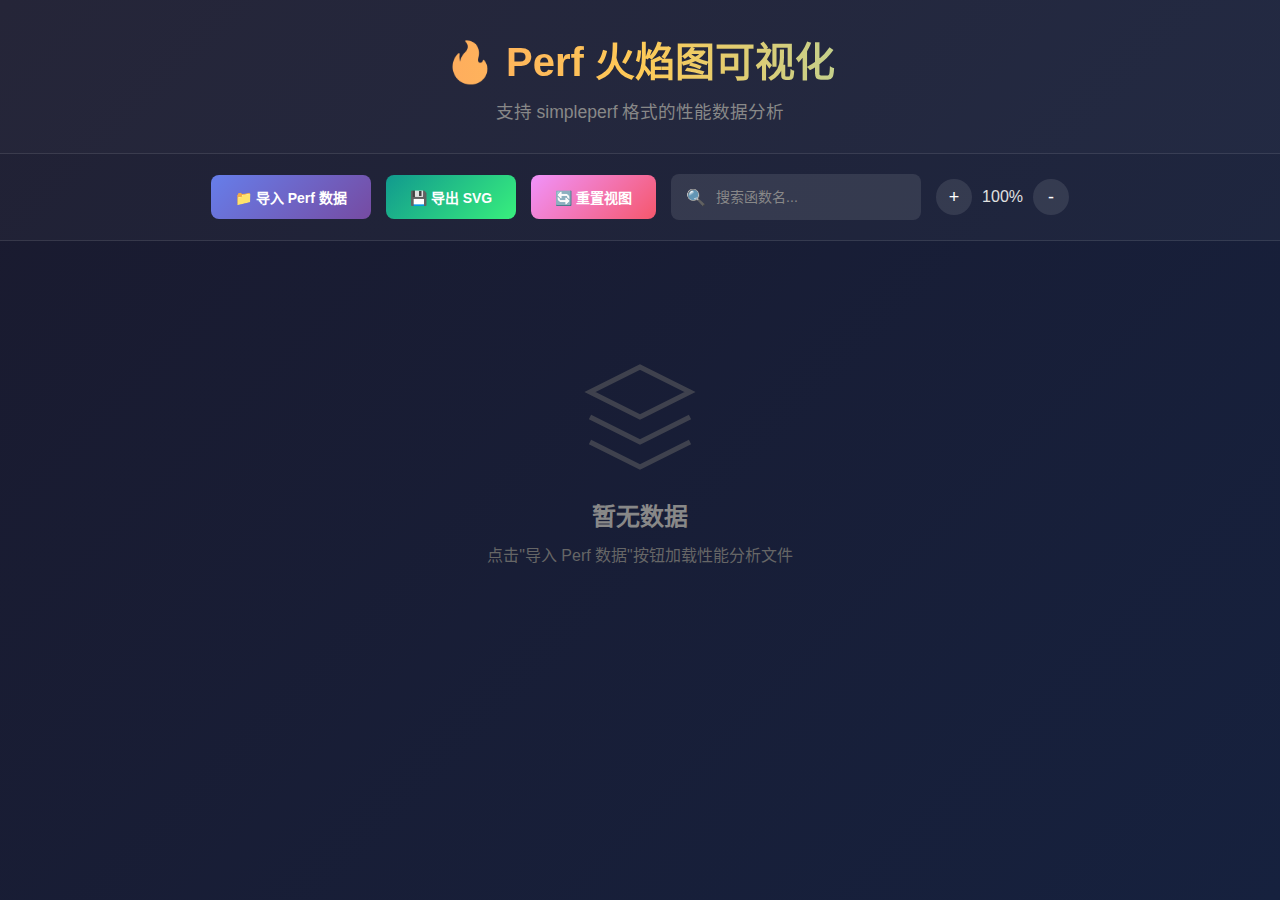
<file: logcat_compare/fg.html>
<!DOCTYPE html>
<html lang="zh-CN">
<head>
    <meta charset="UTF-8">
    <meta name="viewport" content="width=device-width, initial-scale=1.0">
    <title>Perf 火焰图可视化工具</title>
    <style>
        * {
            margin: 0;
            padding: 0;
            box-sizing: border-box;
        }

        body {
            font-family: -apple-system, BlinkMacSystemFont, 'Segoe UI', Roboto, 'Helvetica Neue', Arial, sans-serif;
            background: linear-gradient(135deg, #1a1a2e 0%, #16213e 100%);
            min-height: 100vh;
            color: #e0e0e0;
        }

        .container {
            max-width: 100%;
            padding: 20px;
        }

        header {
            text-align: center;
            padding: 30px 20px;
            background: rgba(255, 255, 255, 0.05);
            border-bottom: 1px solid rgba(255, 255, 255, 0.1);
        }

        header h1 {
            font-size: 2.5em;
            background: linear-gradient(90deg, #ff6b6b, #feca57, #48dbfb);
            -webkit-background-clip: text;
            -webkit-text-fill-color: transparent;
            background-clip: text;
            margin-bottom: 10px;
        }

        header p {
            color: #888;
            font-size: 1.1em;
        }

        .controls {
            display: flex;
            flex-wrap: wrap;
            gap: 15px;
            padding: 20px;
            background: rgba(255, 255, 255, 0.03);
            border-bottom: 1px solid rgba(255, 255, 255, 0.1);
            align-items: center;
            justify-content: center;
        }

        .btn {
            padding: 12px 24px;
            border: none;
            border-radius: 8px;
            cursor: pointer;
            font-size: 14px;
            font-weight: 600;
            transition: all 0.3s ease;
            display: inline-flex;
            align-items: center;
            gap: 8px;
        }

        .btn-primary {
            background: linear-gradient(135deg, #667eea 0%, #764ba2 100%);
            color: white;
        }

        .btn-primary:hover {
            transform: translateY(-2px);
            box-shadow: 0 5px 20px rgba(102, 126, 234, 0.4);
        }

        .btn-success {
            background: linear-gradient(135deg, #11998e 0%, #38ef7d 100%);
            color: white;
        }

        .btn-success:hover {
            transform: translateY(-2px);
            box-shadow: 0 5px 20px rgba(56, 239, 125, 0.4);
        }

        .btn-warning {
            background: linear-gradient(135deg, #f093fb 0%, #f5576c 100%);
            color: white;
        }

        .btn-warning:hover {
            transform: translateY(-2px);
            box-shadow: 0 5px 20px rgba(245, 87, 108, 0.4);
        }

        .search-box {
            display: flex;
            align-items: center;
            background: rgba(255, 255, 255, 0.1);
            border-radius: 8px;
            padding: 5px 15px;
        }

        .search-box input {
            background: transparent;
            border: none;
            color: white;
            padding: 10px;
            font-size: 14px;
            width: 200px;
            outline: none;
        }

        .search-box input::placeholder {
            color: #888;
        }

        #fileInput {
            display: none;
        }

        .stats {
            display: flex;
            gap: 30px;
            padding: 15px 20px;
            background: rgba(255, 255, 255, 0.02);
            border-bottom: 1px solid rgba(255, 255, 255, 0.1);
            flex-wrap: wrap;
            justify-content: center;
        }

        .stat-item {
            text-align: center;
        }

        .stat-value {
            font-size: 1.5em;
            font-weight: bold;
            color: #48dbfb;
        }

        .stat-label {
            font-size: 0.85em;
            color: #888;
            margin-top: 5px;
        }

        #flamegraph-container {
            padding: 20px;
            overflow-x: auto;
            min-height: 500px;
        }

        #flamegraph {
            min-width: 100%;
        }

        .flame-row {
            display: flex;
            width: 100%;
            height: 20px;
            margin-bottom: 1px;
        }

        .flame-block {
            height: 100%;
            display: flex;
            align-items: center;
            justify-content: center;
            font-size: 11px;
            color: white;
            overflow: hidden;
            text-overflow: ellipsis;
            white-space: nowrap;
            cursor: pointer;
            transition: filter 0.2s;
            border-right: 1px solid rgba(0, 0, 0, 0.2);
            position: relative;
        }

        .flame-block:hover {
            filter: brightness(1.2);
        }

        .flame-block.highlight {
            outline: 2px solid #fff;
            outline-offset: -2px;
            z-index: 10;
        }

        .flame-block.dimmed {
            opacity: 0.3;
        }

        .tooltip {
            position: fixed;
            background: rgba(0, 0, 0, 0.95);
            color: white;
            padding: 15px;
            border-radius: 8px;
            font-size: 13px;
            max-width: 500px;
            z-index: 1000;
            pointer-events: none;
            box-shadow: 0 10px 40px rgba(0, 0, 0, 0.5);
            border: 1px solid rgba(255, 255, 255, 0.1);
        }

        .tooltip-title {
            font-weight: bold;
            margin-bottom: 10px;
            word-break: break-all;
            color: #48dbfb;
        }

        .tooltip-row {
            display: flex;
            justify-content: space-between;
            margin: 5px 0;
        }

        .tooltip-label {
            color: #888;
        }

        .tooltip-value {
            font-weight: 600;
            color: #feca57;
        }

        .empty-state {
            display: flex;
            flex-direction: column;
            align-items: center;
            justify-content: center;
            min-height: 400px;
            color: #666;
        }

        .empty-state svg {
            width: 120px;
            height: 120px;
            margin-bottom: 20px;
            opacity: 0.5;
        }

        .empty-state h3 {
            font-size: 1.5em;
            margin-bottom: 10px;
            color: #888;
        }

        .empty-state p {
            color: #666;
        }

        .legend {
            display: flex;
            gap: 20px;
            padding: 15px 20px;
            background: rgba(255, 255, 255, 0.02);
            flex-wrap: wrap;
            justify-content: center;
            border-top: 1px solid rgba(255, 255, 255, 0.1);
        }

        .legend-item {
            display: flex;
            align-items: center;
            gap: 8px;
            font-size: 12px;
        }

        .legend-color {
            width: 16px;
            height: 16px;
            border-radius: 3px;
        }

        .breadcrumb {
            padding: 10px 20px;
            background: rgba(255, 255, 255, 0.02);
            border-bottom: 1px solid rgba(255, 255, 255, 0.1);
            font-size: 13px;
            display: none;
        }

        .breadcrumb.active {
            display: block;
        }

        .breadcrumb span {
            color: #48dbfb;
            cursor: pointer;
        }

        .breadcrumb span:hover {
            text-decoration: underline;
        }

        .zoom-controls {
            display: flex;
            gap: 10px;
            align-items: center;
        }

        .zoom-controls button {
            width: 36px;
            height: 36px;
            border-radius: 50%;
            border: none;
            background: rgba(255, 255, 255, 0.1);
            color: white;
            cursor: pointer;
            font-size: 18px;
            transition: all 0.2s;
        }

        .zoom-controls button:hover {
            background: rgba(255, 255, 255, 0.2);
        }

        @media (max-width: 768px) {
            header h1 {
                font-size: 1.8em;
            }

            .controls {
                flex-direction: column;
            }

            .search-box input {
                width: 100%;
            }
        }
    </style>
</head>
<body>
    <header>
        <h1>🔥 Perf 火焰图可视化</h1>
        <p>支持 simpleperf 格式的性能数据分析</p>
    </header>

    <div class="controls">
        <input type="file" id="fileInput" accept=".txt,.data,.perf">
        <button class="btn btn-primary" onclick="document.getElementById('fileInput').click()">
            📁 导入 Perf 数据
        </button>
        <button class="btn btn-success" onclick="exportSVG()">
            💾 导出 SVG
        </button>
        <button class="btn btn-warning" onclick="resetView()">
            🔄 重置视图
        </button>
        <div class="search-box">
            <span>🔍</span>
            <input type="text" id="searchInput" placeholder="搜索函数名..." oninput="searchFunction(this.value)">
        </div>
        <div class="zoom-controls">
            <button onclick="zoomIn()">+</button>
            <span id="zoomLevel">100%</span>
            <button onclick="zoomOut()">-</button>
        </div>
    </div>

    <div class="stats" id="stats" style="display: none;">
        <div class="stat-item">
            <div class="stat-value" id="totalSamples">0</div>
            <div class="stat-label">总采样数</div>
        </div>
        <div class="stat-item">
            <div class="stat-value" id="totalEvents">0</div>
            <div class="stat-label">事件计数</div>
        </div>
        <div class="stat-item">
            <div class="stat-value" id="duration">0s</div>
            <div class="stat-label">采样时长</div>
        </div>
        <div class="stat-item">
            <div class="stat-value" id="arch">-</div>
            <div class="stat-label">架构</div>
        </div>
    </div>

    <div class="breadcrumb" id="breadcrumb">
        <span onclick="resetView()">全部</span>
    </div>

    <div id="flamegraph-container">
        <div id="flamegraph">
            <div class="empty-state">
                <svg viewBox="0 0 24 24" fill="none" stroke="currentColor" stroke-width="1">
                    <path d="M12 2L2 7l10 5 10-5-10-5zM2 17l10 5 10-5M2 12l10 5 10-5"/>
                </svg>
                <h3>暂无数据</h3>
                <p>点击"导入 Perf 数据"按钮加载性能分析文件</p>
            </div>
        </div>
    </div>

    <div class="legend" id="legend" style="display: none;">
        <div class="legend-item">
            <div class="legend-color" style="background: linear-gradient(135deg, #ff6b6b, #ee5a5a);"></div>
            <span>内核函数</span>
        </div>
        <div class="legend-item">
            <div class="legend-color" style="background: linear-gradient(135deg, #feca57, #f9ca24);"></div>
            <span>用户空间</span>
        </div>
        <div class="legend-item">
            <div class="legend-color" style="background: linear-gradient(135deg, #48dbfb, #0abde3);"></div>
            <span>库函数</span>
        </div>
        <div class="legend-item">
            <div class="legend-color" style="background: linear-gradient(135deg, #a55eea, #8854d0);"></div>
            <span>驱动模块</span>
        </div>
        <div class="legend-item">
            <div class="legend-color" style="background: linear-gradient(135deg, #26de81, #20bf6b);"></div>
            <span>Java/ART</span>
        </div>
    </div>

    <div class="tooltip" id="tooltip" style="display: none;"></div>

    <script>
        // 全局状态
        let perfData = null;
        let flameData = null;
        let currentZoom = 100;
        let currentRoot = null;
        let tooltip = document.getElementById('tooltip');

        // 颜色方案
        const colorSchemes = {
            kernel: ['#ff6b6b', '#ee5a5a', '#fc5c65', '#eb3b5a'],
            user: ['#feca57', '#f9ca24', '#fed330', '#f7b731'],
            lib: ['#48dbfb', '#0abde3', '#45aaf2', '#2d98da'],
            driver: ['#a55eea', '#8854d0', '#9b59b6', '#8e44ad'],
            java: ['#26de81', '#20bf6b', '#2ecc71', '#27ae60'],
            default: ['#778ca3', '#636e72', '#95a5a6', '#7f8c8d']
        };

        // 文件输入处理
        document.getElementById('fileInput').addEventListener('change', function(e) {
            const file = e.target.files[0];
            if (file) {
                const reader = new FileReader();
                reader.onload = function(e) {
                    parseAndRender(e.target.result);
                };
                reader.readAsText(file);
            }
        });

        // 解析 perf 数据
        function parseAndRender(text) {
            perfData = parsePerfData(text);
            flameData = buildFlameGraph(perfData);
            renderFlameGraph(flameData);
            updateStats(perfData);
            document.getElementById('stats').style.display = 'flex';
            document.getElementById('legend').style.display = 'flex';
        }

        // 解析 simpleperf 格式数据
        function parsePerfData(text) {
            const lines = text.split('\n');
            const data = {
                cmdline: '',
                arch: '',
                event: '',
                samples: 0,
                eventCount: 0,
                duration: 0,
                stacks: []
            };

            // 解析头部信息
            for (let i = 0; i < Math.min(10, lines.length); i++) {
                const line = lines[i];
                if (line.startsWith('Cmdline:')) {
                    data.cmdline = line.substring(8).trim();
                    const durationMatch = data.cmdline.match(/--duration\s+(\d+)/);
                    if (durationMatch) {
                        data.duration = parseInt(durationMatch[1]);
                    }
                } else if (line.startsWith('Arch:')) {
                    data.arch = line.substring(5).trim();
                } else if (line.startsWith('Event:')) {
                    data.event = line.substring(6).trim();
                } else if (line.startsWith('Samples:')) {
                    data.samples = parseInt(line.substring(8).trim());
                } else if (line.startsWith('Event count:')) {
                    data.eventCount = parseInt(line.substring(12).trim());
                }
            }

            // 解析调用栈数据
            let currentStack = null;
            let inCallGraph = false;
            
            for (let i = 0; i < lines.length; i++) {
                const line = lines[i];
                
                // 检测主条目行 (包含 Children Self Command 等)
                const mainMatch = line.match(/^\s*(\d+\.?\d*%)\s+(\d+\.?\d*%)\s+(\S+)\s+(\d+)\s+(\d+)\s+(\S+)\s+(.+)$/);
                if (mainMatch) {
                    if (currentStack) {
                        data.stacks.push(currentStack);
                    }
                    currentStack = {
                        children: parseFloat(mainMatch[1]),
                        self: parseFloat(mainMatch[2]),
                        command: mainMatch[3],
                        pid: parseInt(mainMatch[4]),
                        tid: parseInt(mainMatch[5]),
                        sharedObject: mainMatch[6],
                        symbol: mainMatch[7].trim(),
                        callchain: []
                    };
                    inCallGraph = false;
                    continue;
                }

                // 解析调用链
                if (currentStack && (line.includes('--') || line.includes('|'))) {
                    const callMatch = line.match(/(?:--|[\|\s]+)(\d+\.?\d*%)?--?\s*(.+)/);
                    if (callMatch) {
                        const func = callMatch[2].trim();
                        const percent = callMatch[1] ? parseFloat(callMatch[1]) : 0;
                        if (func && !func.startsWith('[skipped') && !func.startsWith('[hit in')) {
                            currentStack.callchain.push({
                                function: func,
                                percent: percent
                            });
                        }
                    }
                }
            }

            if (currentStack) {
                data.stacks.push(currentStack);
            }

            return data;
        }

        // 构建火焰图数据结构
        function buildFlameGraph(data) {
            const root = {
                name: 'root',
                value: 100,
                children: {},
                depth: 0
            };

            data.stacks.forEach(stack => {
                if (stack.children < 0.1) return; // 过滤太小的项

                let current = root;
                const chain = [stack.symbol, ...stack.callchain.map(c => c.function)];
                
                chain.forEach((func, idx) => {
                    if (!func || func === '[hit in function]') return;
                    
                    const cleanFunc = func.replace(/\s*\[.*?\]\s*/g, ' ').trim();
                    
                    if (!current.children[cleanFunc]) {
                        current.children[cleanFunc] = {
                            name: cleanFunc,
                            value: 0,
                            children: {},
                            depth: idx + 1,
                            sharedObject: stack.sharedObject,
                            command: stack.command
                        };
                    }
                    current.children[cleanFunc].value += stack.children;
                    current = current.children[cleanFunc];
                });
            });

            return root;
        }

        // 渲染火焰图
        function renderFlameGraph(node, container = null) {
            if (!container) {
                container = document.getElementById('flamegraph');
                container.innerHTML = '';
            }

            currentRoot = node;
            const maxDepth = getMaxDepth(node);
            const rows = [];

            // 按层级收集节点
            function collectByDepth(n, depth = 0) {
                if (!rows[depth]) rows[depth] = [];
                
                const children = Object.values(n.children).sort((a, b) => b.value - a.value);
                children.forEach(child => {
                    rows[depth].push(child);
                    collectByDepth(child, depth + 1);
                });
            }

            collectByDepth(node);

            // 渲染每一层
            rows.forEach((row, depth) => {
                const rowDiv = document.createElement('div');
                rowDiv.className = 'flame-row';
                rowDiv.style.height = '22px';

                row.forEach(item => {
                    const block = document.createElement('div');
                    block.className = 'flame-block';
                    block.style.width = `${Math.max(item.value, 0.5)}%`;
                    block.style.background = getColor(item);
                    block.textContent = item.value > 3 ? truncate(item.name, Math.floor(item.value * 2)) : '';
                    block.dataset.name = item.name;
                    block.dataset.value = item.value.toFixed(2);
                    block.dataset.sharedObject = item.sharedObject || '';
                    block.dataset.command = item.command || '';

                    block.addEventListener('mouseenter', showTooltip);
                    block.addEventListener('mouseleave', hideTooltip);
                    block.addEventListener('mousemove', moveTooltip);
                    block.addEventListener('click', () => zoomToNode(item));

                    rowDiv.appendChild(block);
                });

                container.appendChild(rowDiv);
            });

            // 如果没有数据，显示空状态
            if (rows.length === 0) {
                container.innerHTML = `
                    <div class="empty-state">
                        <h3>无法解析数据</h3>
                        <p>请确保文件格式正确</p>
                    </div>
                `;
            }
        }

        // 获取最大深度
        function getMaxDepth(node, depth = 0) {
            let max = depth;
            Object.values(node.children).forEach(child => {
                max = Math.max(max, getMaxDepth(child, depth + 1));
            });
            return max;
        }

        // 获取颜色
        function getColor(node) {
            const name = node.name.toLowerCase();
            const so = (node.sharedObject || '').toLowerCase();
            
            let scheme;
            if (so.includes('kernel') || name.includes('el1h_64') || name.includes('irq')) {
                scheme = colorSchemes.kernel;
            } else if (so.includes('.ko') || so.includes('driver')) {
                scheme = colorSchemes.driver;
            } else if (so.includes('libc') || so.includes('lib64') || so.includes('.so')) {
                scheme = colorSchemes.lib;
            } else if (so.includes('art') || so.includes('.oat') || so.includes('.jar')) {
                scheme = colorSchemes.java;
            } else if (so.includes('bin/') || node.command) {
                scheme = colorSchemes.user;
            } else {
                scheme = colorSchemes.default;
            }

            // 基于名称哈希选择颜色
            const hash = hashCode(node.name);
            const color = scheme[Math.abs(hash) % scheme.length];
            return color;
        }

        // 字符串哈希
        function hashCode(str) {
            let hash = 0;
            for (let i = 0; i < str.length; i++) {
                hash = ((hash << 5) - hash) + str.charCodeAt(i);
                hash |= 0;
            }
            return hash;
        }

        // 截断文本
        function truncate(str, maxLen) {
            if (str.length <= maxLen) return str;
            return str.substring(0, maxLen - 2) + '..';
        }

        // 显示提示框
        function showTooltip(e) {
            const block = e.target;
            tooltip.innerHTML = `
                <div class="tooltip-title">${block.dataset.name}</div>
                <div class="tooltip-row">
                    <span class="tooltip-label">占比:</span>
                    <span class="tooltip-value">${block.dataset.value}%</span>
                </div>
                ${block.dataset.sharedObject ? `
                <div class="tooltip-row">
                    <span class="tooltip-label">模块:</span>
                    <span class="tooltip-value">${block.dataset.sharedObject}</span>
                </div>
                ` : ''}
                ${block.dataset.command ? `
                <div class="tooltip-row">
                    <span class="tooltip-label">进程:</span>
                    <span class="tooltip-value">${block.dataset.command}</span>
                </div>
                ` : ''}
            `;
            tooltip.style.display = 'block';
        }

        // 隐藏提示框
        function hideTooltip() {
            tooltip.style.display = 'none';
        }

        // 移动提示框
        function moveTooltip(e) {
            const x = e.clientX + 15;
            const y = e.clientY + 15;
            tooltip.style.left = `${Math.min(x, window.innerWidth - tooltip.offsetWidth - 20)}px`;
            tooltip.style.top = `${Math.min(y, window.innerHeight - tooltip.offsetHeight - 20)}px`;
        }

        // 缩放到节点
        function zoomToNode(node) {
            const container = document.getElementById('flamegraph');
            container.innerHTML = '';
            
            // 更新面包屑
            const breadcrumb = document.getElementById('breadcrumb');
            breadcrumb.classList.add('active');
            breadcrumb.innerHTML = `<span onclick="resetView()">全部</span> → <span>${truncate(node.name, 50)}</span>`;
            
            // 重新计算百分比
            const scaledNode = scaleNode(node, 100 / node.value);
            renderFlameGraph(scaledNode, container);
        }

        // 缩放节点值
        function scaleNode(node, factor) {
            const scaled = {
                ...node,
                value: node.value * factor,
                children: {}
            };
            Object.entries(node.children).forEach(([key, child]) => {
                scaled.children[key] = scaleNode(child, factor);
            });
            return scaled;
        }

        // 重置视图
        function resetView() {
            if (flameData) {
                const container = document.getElementById('flamegraph');
                container.innerHTML = '';
                renderFlameGraph(flameData, container);
                document.getElementById('breadcrumb').classList.remove('active');
                document.getElementById('searchInput').value = '';
                clearHighlight();
            }
        }

        // 搜索函数
        function searchFunction(query) {
            const blocks = document.querySelectorAll('.flame-block');
            
            if (!query) {
                clearHighlight();
                return;
            }

            const lowerQuery = query.toLowerCase();
            blocks.forEach(block => {
                const name = block.dataset.name.toLowerCase();
                if (name.includes(lowerQuery)) {
                    block.classList.add('highlight');
                    block.classList.remove('dimmed');
                } else {
                    block.classList.remove('highlight');
                    block.classList.add('dimmed');
                }
            });
        }

        // 清除高亮
        function clearHighlight() {
            document.querySelectorAll('.flame-block').forEach(block => {
                block.classList.remove('highlight', 'dimmed');
            });
        }

        // 更新统计信息
        function updateStats(data) {
            document.getElementById('totalSamples').textContent = data.samples.toLocaleString();
            document.getElementById('totalEvents').textContent = formatNumber(data.eventCount);
            document.getElementById('duration').textContent = `${data.duration}s`;
            document.getElementById('arch').textContent = data.arch || '-';
        }

        // 格式化数字
        function formatNumber(num) {
            if (num >= 1e9) return (num / 1e9).toFixed(2) + 'B';
            if (num >= 1e6) return (num / 1e6).toFixed(2) + 'M';
            if (num >= 1e3) return (num / 1e3).toFixed(2) + 'K';
            return num.toString();
        }

        // 缩放控制
        function zoomIn() {
            currentZoom = Math.min(200, currentZoom + 20);
            applyZoom();
        }

        function zoomOut() {
            currentZoom = Math.max(50, currentZoom - 20);
            applyZoom();
        }

        function applyZoom() {
            const container = document.getElementById('flamegraph');
            container.style.transform = `scale(${currentZoom / 100})`;
            container.style.transformOrigin = 'top left';
            document.getElementById('zoomLevel').textContent = `${currentZoom}%`;
        }

        // 导出 SVG
        function exportSVG() {
            if (!flameData) {
                alert('请先导入数据');
                return;
            }

            const container = document.getElementById('flamegraph');
            const rows = container.querySelectorAll('.flame-row');
            
            let svgContent = `<?xml version="1.0" encoding="UTF-8"?>
<svg xmlns="http://www.w3.org/2000/svg" width="1200" height="${rows.length * 24 + 40}" viewBox="0 0 1200 ${rows.length * 24 + 40}">
<style>
    text { font-family: monospace; font-size: 11px; fill: white; }
    rect { stroke: rgba(0,0,0,0.2); stroke-width: 0.5; }
</style>
<rect width="100%" height="100%" fill="#1a1a2e"/>
<text x="10" y="25" fill="#48dbfb" font-size="16">Perf Flame Graph</text>
`;
            let y = 40;
            rows.forEach(row => {
                let x = 0;
                row.querySelectorAll('.flame-block').forEach(block => {
                    const width = parseFloat(block.style.width) * 12; // 1200 / 100
                    const color = window.getComputedStyle(block).backgroundColor;
                    const name = block.dataset.name;
                    
                    svgContent += `<rect x="${x}" y="${y}" width="${width}" height="22" fill="${color}" rx="2"/>`;
                    if (width > 30) {
                        svgContent += `<text x="${x + 4}" y="${y + 15}">${escapeXml(truncate(name, Math.floor(width / 7)))}</text>`;
                    }
                    x += width;
                });
                y += 24;
            });

            svgContent += '</svg>';

            const blob = new Blob([svgContent], { type: 'image/svg+xml' });
            const url = URL.createObjectURL(blob);
            const a = document.createElement('a');
            a.href = url;
            a.download = 'flamegraph.svg';
            a.click();
            URL.revokeObjectURL(url);
        }

        // XML 转义
        function escapeXml(str) {
            return str.replace(/[<>&'"]/g, c => ({
                '<': '&lt;', '>': '&gt;', '&': '&amp;', "'": '&apos;', '"': '&quot;'
            })[c]);
        }

        // 拖放支持
        document.addEventListener('dragover', e => {
            e.preventDefault();
            e.stopPropagation();
        });

        document.addEventListener('drop', e => {
            e.preventDefault();
            e.stopPropagation();
            
            const file = e.dataTransfer.files[0];
            if (file) {
                const reader = new FileReader();
                reader.onload = e => parseAndRender(e.target.result);
                reader.readAsText(file);
            }
        });

        // 键盘快捷键
        document.addEventListener('keydown', e => {
            if (e.key === 'Escape') {
                resetView();
            } else if (e.key === '+' || e.key === '=') {
                zoomIn();
            } else if (e.key === '-') {
                zoomOut();
            }
        });
    </script>
</body>
</html>
</file>
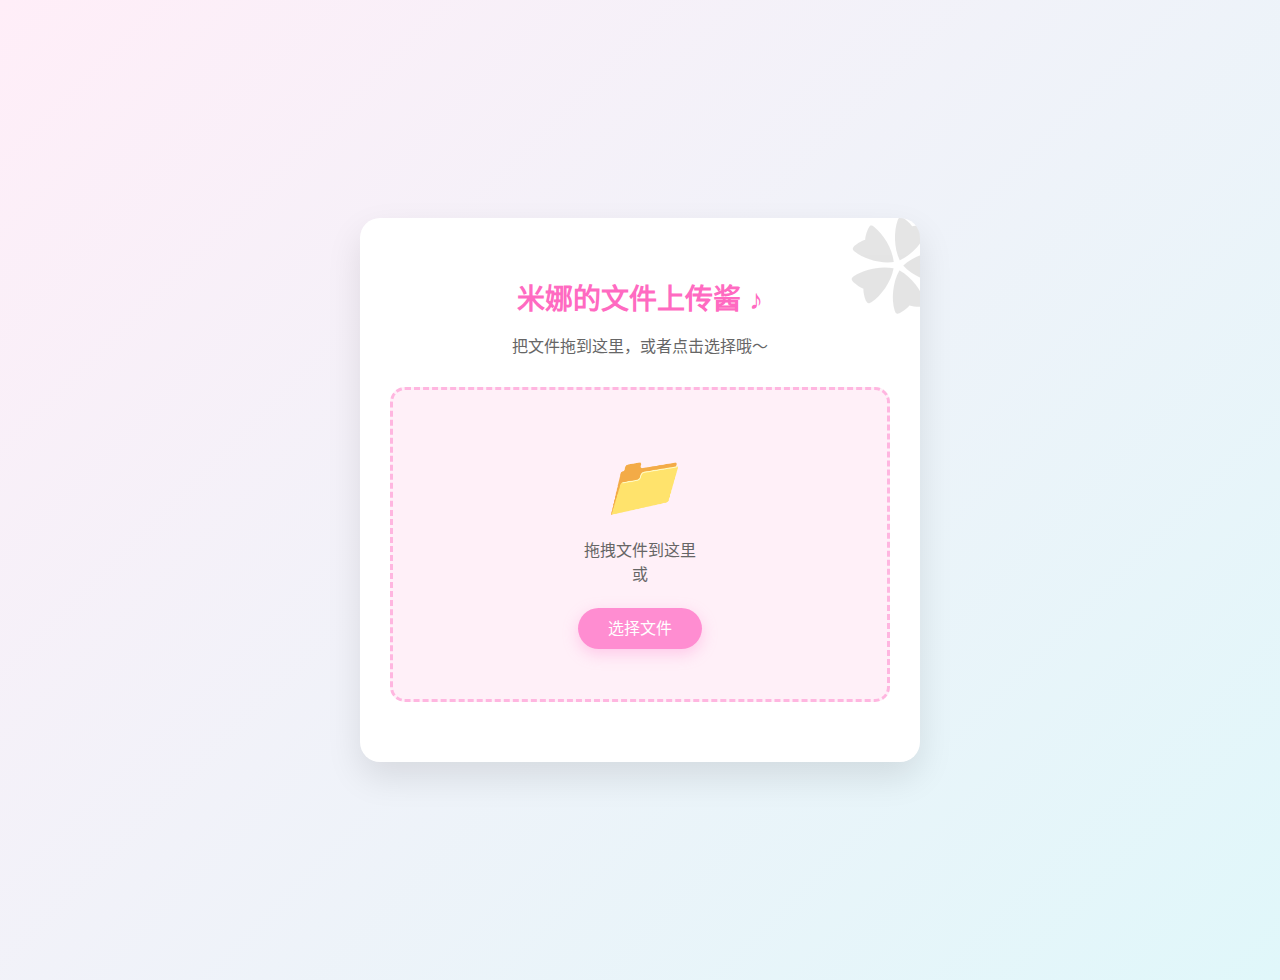
<file: logcat_compare/file_utils.html>
<!DOCTYPE html>
<html lang="zh-CN">

<head>
    <meta charset="UTF-8">
    <meta name="viewport" content="width=device-width, initial-scale=1.0">
    <title>米娜的文件上传酱 ♪</title>
    <style>
        body {
            font-family: "Microsoft YaHei", "Helvetica Neue", Helvetica, Arial, sans-serif;
            background: linear-gradient(135deg, #ffeef8, #e0f7fa);
            margin: 0;
            padding: 40px 20px;
            min-height: 100vh;
            display: flex;
            justify-content: center;
            align-items: center;
        }

        .upload-box {
            background: white;
            width: 100%;
            max-width: 500px;
            border-radius: 20px;
            box-shadow: 0 15px 35px rgba(0, 0, 0, 0.1);
            padding: 40px 30px;
            text-align: center;
            position: relative;
            overflow: hidden;
        }

        .upload-box::before {
            content: "✿";
            position: absolute;
            font-size: 100px;
            top: -30px;
            right: -30px;
            opacity: 0.1;
            transform: rotate(20deg);
        }

        h1 {
            color: #ff6ac1;
            margin-bottom: 10px;
            font-size: 28px;
        }

        p {
            color: #666;
            margin-bottom: 30px;
        }

        #drop-area {
            border: 3px dashed #ffb6e0;
            border-radius: 15px;
            padding: 60px 20px;
            background: #fff0f8;
            transition: all 0.3s;
            cursor: pointer;
        }

        #drop-area.highlight {
            border-color: #ff6ac1;
            background: #ffe6f5;
        }

        #drop-area i {
            font-size: 60px;
            color: #ff9edc;
            margin-bottom: 20px;
        }

        input[type="file"] {
            display: none;
        }

        .btn {
            background: #ff8dd1;
            color: white;
            border: none;
            padding: 12px 30px;
            border-radius: 50px;
            font-size: 16px;
            cursor: pointer;
            margin-top: 20px;
            box-shadow: 0 5px 15px rgba(255, 141, 209, 0.4);
            transition: 0.3s;
        }

        .btn:hover {
            transform: translateY(-3px);
            box-shadow: 0 8px 20px rgba(255, 141, 209, 0.6);
        }

        #file-list {
            margin-top: 20px;
            text-align: left;
        }

        .file-item {
            background: #fdf2f8;
            padding: 10px 15px;
            border-radius: 10px;
            margin-bottom: 8px;
            display: flex;
            justify-content: space-between;
            align-items: center;
            animation: slideIn 0.4s;
        }

        progress {
            width: 100%;
            height: 8px;
            border-radius: 4px;
            margin-top: 5px;
        }

        @keyframes slideIn {
            from {
                opacity: 0;
                transform: translateY(10px);
            }

            to {
                opacity: 1;
                transform: translateY(0);
            }
        }
    </style>
</head>

<body>
    <div class="upload-box">
        <h1>米娜的文件上传酱 ♪</h1>
        <p>把文件拖到这里，或者点击选择哦～</p>

        <div id="drop-area">
            <i>📁</i>
            <p>拖拽文件到这里<br>或</p>
            <label for="fileElem" class="btn">选择文件</label>
            <input type="file" id="fileElem" multiple>
        </div>

        <div id="file-list"></div>
    </div>

    <script>
        const dropArea = document.getElementById('drop-area');
        const fileElem = document.getElementById('fileElem');
        const fileList = document.getElementById('file-list');

        // 防止默认拖拽行为
        ['dragenter', 'dragover', 'dragleave', 'drop'].forEach(eventName => {
            dropArea.addEventListener(eventName, preventDefaults, false);
        });

        function preventDefaults(e) {
            e.preventDefault();
            e.stopPropagation();
        }

        // 高亮效果
        ['dragenter', 'dragover'].forEach(eventName => {
            dropArea.addEventListener(eventName, () => dropArea.classList.add('highlight'), false);
        });

        ['dragleave', 'drop'].forEach(eventName => {
            dropArea.addEventListener(eventName, () => dropArea.classList.remove('highlight'), false);
        });

        // 处理拖拽上传
        dropArea.addEventListener('drop', handleDrop, false);

        function handleDrop(e) {
            const dt = e.dataTransfer;
            const files = dt.files;
            handleFiles(files);
        }

        // 点击选择文件
        fileElem.addEventListener('change', () => {
            handleFiles(fileElem.files);
        });

        function handleFiles(files) {
            [...files].forEach(uploadFile);
        }

        function uploadFile(file) {
            file.text().then(text => {
                let lines = text.split('\n');
                let newLines = [];
                for (let i = 0; i < lines.length; i++) {
                    let line = lines[i];
                    if (line.trim() !== '') {
                        newLines.push(line);
                    }
                }
                for (let i = 0; i < newLines.length; i++) {
                    if (newLines[i].includes("power on start time")) {
                        if (!newLines[i + 1].includes("wait-for-device"))
                            console.log(newLines[i + 1]);
                    }
                }
            });
        }
    </script>
</body>

</html>
</file>
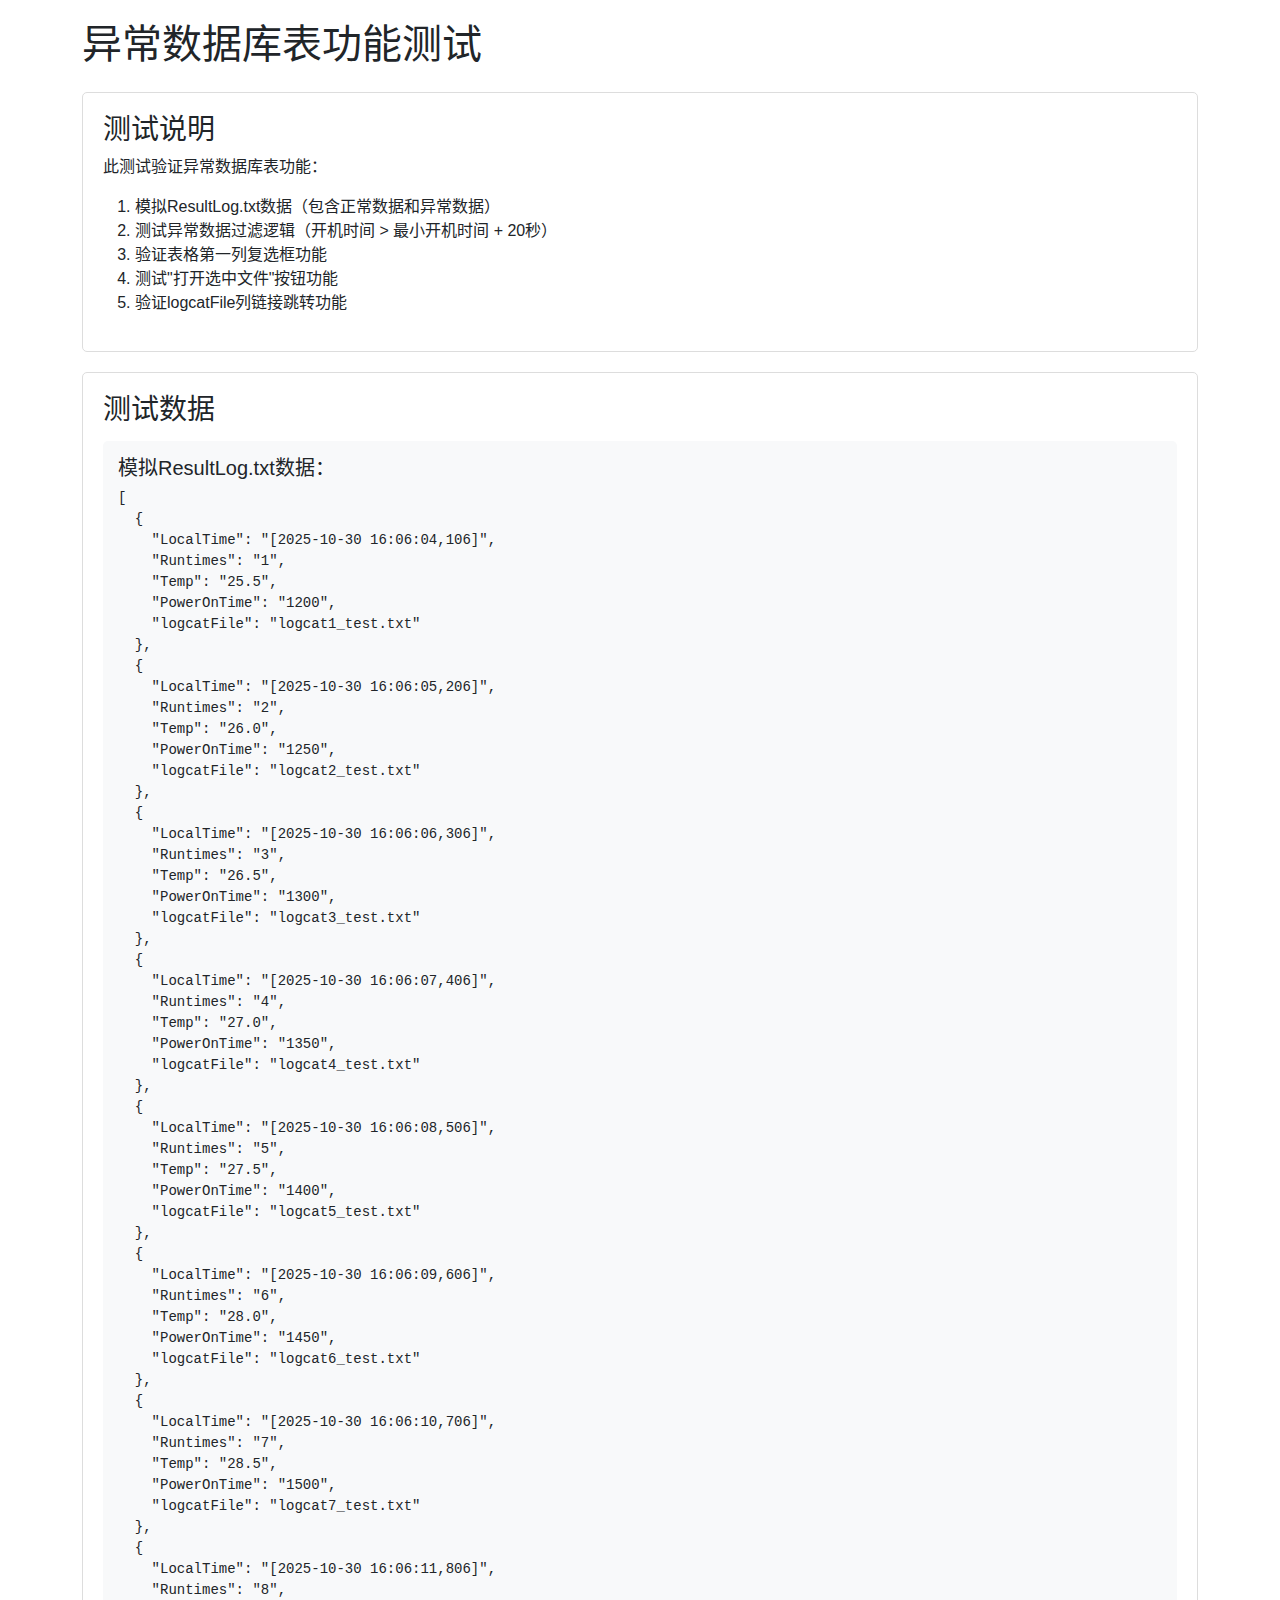
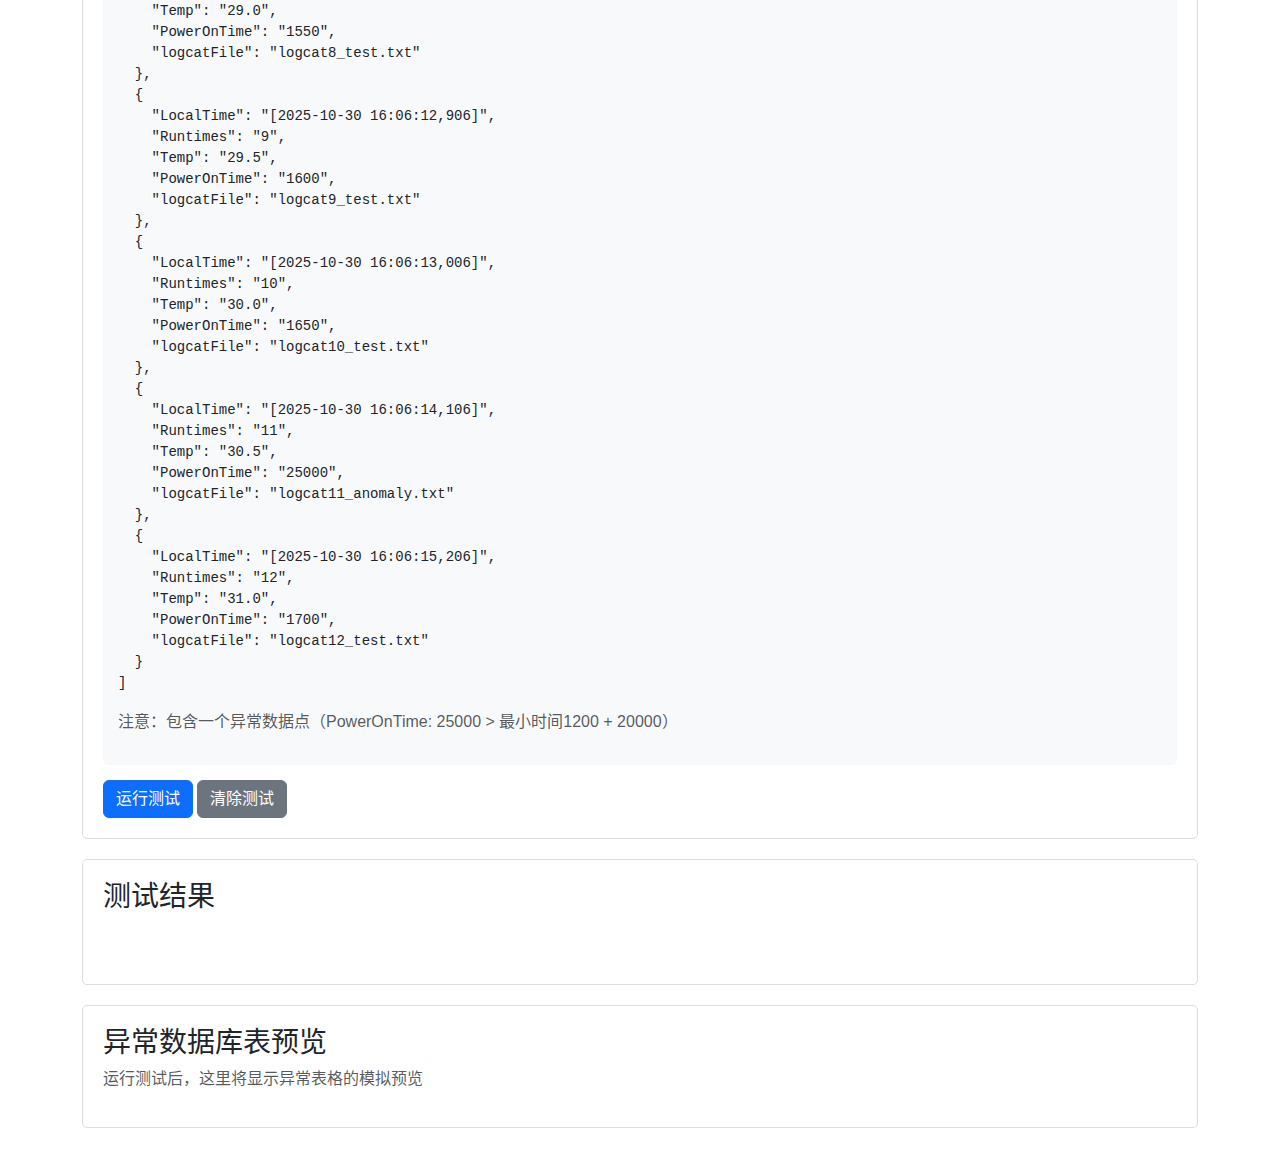
<file: logcat_compare/test_anomaly_table.html>
<!DOCTYPE html>
<html lang="zh-CN">
<head>
    <meta charset="UTF-8">
    <meta name="viewport" content="width=device-width, initial-scale=1.0">
    <title>异常数据库表功能测试</title>
    <!-- Bootstrap 5 CSS -->
    <link href="https://cdn.jsdelivr.net/npm/bootstrap@5.3.0-alpha1/dist/css/bootstrap.min.css" rel="stylesheet">
    <!-- Bootstrap Icons -->
    <link rel="stylesheet" href="https://cdn.jsdelivr.net/npm/bootstrap-icons@1.10.0/font/bootstrap-icons.css">
    <!-- DataTables CSS -->
    <link href="https://cdn.datatables.net/2.3.5/css/dataTables.bootstrap5.css" rel="stylesheet">
    <style>
        body {
            padding: 20px;
            font-family: Arial, sans-serif;
        }
        .test-section {
            margin: 20px 0;
            padding: 20px;
            border: 1px solid #ddd;
            border-radius: 5px;
        }
        .test-data {
            background: #f8f9fa;
            padding: 15px;
            border-radius: 5px;
            margin: 15px 0;
        }
        .test-result {
            margin-top: 20px;
            padding: 15px;
            border-radius: 5px;
        }
        .success {
            background-color: #d4edda;
            border-color: #c3e6cb;
            color: #155724;
        }
        .error {
            background-color: #f8d7da;
            border-color: #f5c6cb;
            color: #721c24;
        }
    </style>
</head>
<body>
    <div class="container">
        <h1 class="mb-4">异常数据库表功能测试</h1>
        
        <div class="test-section">
            <h3>测试说明</h3>
            <p>此测试验证异常数据库表功能：</p>
            <ol>
                <li>模拟ResultLog.txt数据（包含正常数据和异常数据）</li>
                <li>测试异常数据过滤逻辑（开机时间 > 最小开机时间 + 20秒）</li>
                <li>验证表格第一列复选框功能</li>
                <li>测试"打开选中文件"按钮功能</li>
                <li>验证logcatFile列链接跳转功能</li>
            </ol>
        </div>
        
        <div class="test-section">
            <h3>测试数据</h3>
            <div class="test-data">
                <h5>模拟ResultLog.txt数据：</h5>
                <pre id="testDataDisplay"></pre>
                <p class="text-muted">注意：包含一个异常数据点（PowerOnTime: 25000 > 最小时间1200 + 20000）</p>
            </div>
            
            <button class="btn btn-primary" onclick="runTest()">运行测试</button>
            <button class="btn btn-secondary" onclick="clearTest()">清除测试</button>
        </div>
        
        <div class="test-section">
            <h3>测试结果</h3>
            <div id="testResult" class="test-result"></div>
        </div>
        
        <div class="test-section">
            <h3>异常数据库表预览</h3>
            <div id="tablePreview">
                <p class="text-muted">运行测试后，这里将显示异常表格的模拟预览</p>
            </div>
        </div>
    </div>

    <!-- 第三方库 -->
    <script src="https://code.jquery.com/jquery-3.7.1.js"></script>
    <script src="https://cdnjs.cloudflare.com/ajax/libs/twitter-bootstrap/5.3.3/js/bootstrap.bundle.min.js"></script>
    <script src="https://cdn.datatables.net/2.3.5/js/dataTables.js"></script>
    <script src="https://cdn.datatables.net/2.3.5/js/dataTables.bootstrap5.js"></script>
    
    <!-- 异常表管理器（简化版用于测试） -->
    <script>
        // 模拟测试数据
        const testData = [
            { LocalTime: "[2025-10-30 16:06:04,106]", Runtimes: "1", Temp: "25.5", PowerOnTime: "1200", logcatFile: "logcat1_test.txt" },
            { LocalTime: "[2025-10-30 16:06:05,206]", Runtimes: "2", Temp: "26.0", PowerOnTime: "1250", logcatFile: "logcat2_test.txt" },
            { LocalTime: "[2025-10-30 16:06:06,306]", Runtimes: "3", Temp: "26.5", PowerOnTime: "1300", logcatFile: "logcat3_test.txt" },
            { LocalTime: "[2025-10-30 16:06:07,406]", Runtimes: "4", Temp: "27.0", PowerOnTime: "1350", logcatFile: "logcat4_test.txt" },
            { LocalTime: "[2025-10-30 16:06:08,506]", Runtimes: "5", Temp: "27.5", PowerOnTime: "1400", logcatFile: "logcat5_test.txt" },
            { LocalTime: "[2025-10-30 16:06:09,606]", Runtimes: "6", Temp: "28.0", PowerOnTime: "1450", logcatFile: "logcat6_test.txt" },
            { LocalTime: "[2025-10-30 16:06:10,706]", Runtimes: "7", Temp: "28.5", PowerOnTime: "1500", logcatFile: "logcat7_test.txt" },
            { LocalTime: "[2025-10-30 16:06:11,806]", Runtimes: "8", Temp: "29.0", PowerOnTime: "1550", logcatFile: "logcat8_test.txt" },
            { LocalTime: "[2025-10-30 16:06:12,906]", Runtimes: "9", Temp: "29.5", PowerOnTime: "1600", logcatFile: "logcat9_test.txt" },
            { LocalTime: "[2025-10-30 16:06:13,006]", Runtimes: "10", Temp: "30.0", PowerOnTime: "1650", logcatFile: "logcat10_test.txt" },
            // 异常数据点（开机时间 > 最小时间 + 20秒）
            { LocalTime: "[2025-10-30 16:06:14,106]", Runtimes: "11", Temp: "30.5", PowerOnTime: "25000", logcatFile: "logcat11_anomaly.txt" },
            // 正常数据点
            { LocalTime: "[2025-10-30 16:06:15,206]", Runtimes: "12", Temp: "31.0", PowerOnTime: "1700", logcatFile: "logcat12_test.txt" }
        ];
        
        // 显示测试数据
        document.getElementById('testDataDisplay').textContent = JSON.stringify(testData, null, 2);
        
        // 异常数据过滤函数（与anomaly_table_manager.js中的逻辑相同）
        function filterAnomalies(allResultDatas) {
            if (!Array.isArray(allResultDatas) || allResultDatas.length === 0) {
                return [];
            }

            // 过滤有效数据
            const validData = allResultDatas.filter(item => {
                return item.Temp !== undefined && item.PowerOnTime !== undefined &&
                       !isNaN(parseFloat(item.Temp)) && !isNaN(parseFloat(item.PowerOnTime));
            });

            if (validData.length === 0) {
                return [];
            }

            // 计算最小开机时间和异常阈值
            const powerOnTimes = validData.map(item => parseFloat(item.PowerOnTime));
            const minTime = Math.min(...powerOnTimes);
            const anomalyThreshold = minTime + 20000; // 20秒 = 20000毫秒

            // 过滤异常数据
            return validData.filter(item => {
                const powerOnTime = parseFloat(item.PowerOnTime);
                return powerOnTime > anomalyThreshold;
            }).map(item => {
                // 确保数值类型
                return {
                    ...item,
                    Temp: parseFloat(item.Temp),
                    PowerOnTime: parseFloat(item.PowerOnTime)
                };
            });
        }
        
        // 运行测试
        function runTest() {
            const testResult = document.getElementById('testResult');
            testResult.innerHTML = '';
            testResult.className = 'test-result';
            
            try {
                // 1. 测试异常数据过滤
                const anomalyData = filterAnomalies(testData);
                
                if (anomalyData.length === 0) {
                    throw new Error('异常数据过滤失败：未检测到异常数据');
                }
                
                if (anomalyData.length !== 1) {
                    throw new Error(`异常数据过滤失败：期望1个异常数据，实际检测到${anomalyData.length}个`);
                }
                
                const anomalyItem = anomalyData[0];
                if (parseFloat(anomalyItem.PowerOnTime) !== 25000) {
                    throw new Error(`异常数据过滤失败：期望PowerOnTime=25000，实际=${anomalyItem.PowerOnTime}`);
                }
                
                // 2. 显示成功结果
                testResult.className = 'test-result success';
                testResult.innerHTML = `
                    <h5>✅ 测试通过！</h5>
                    <p>异常数据过滤功能正常：</p>
                    <ul>
                        <li>检测到 ${anomalyData.length} 个异常数据点</li>
                        <li>异常数据：Runtimes=${anomalyItem.Runtimes}, Temp=${anomalyItem.Temp}, PowerOnTime=${anomalyItem.PowerOnTime}</li>
                        <li>logcatFile: ${anomalyItem.logcatFile}</li>
                    </ul>
                `;
                
                // 3. 显示表格预览
                displayTablePreview(anomalyData);
                
                // 4. 测试复选框功能
                testCheckboxFunctionality();
                
            } catch (error) {
                testResult.className = 'test-result error';
                testResult.innerHTML = `
                    <h5>❌ 测试失败</h5>
                    <p>${error.message}</p>
                `;
            }
        }
        
        // 显示表格预览
        function displayTablePreview(anomalyData) {
            const tablePreview = document.getElementById('tablePreview');
            
            let html = `
                <div class="card">
                    <div class="card-header bg-warning text-white">
                        <h5 class="mb-0"><i class="bi bi-exclamation-triangle me-1"></i>异常数据库表预览</h5>
                    </div>
                    <div class="card-body">
                        <div class="table-responsive">
                            <table class="table table-striped table-hover">
                                <thead>
                                    <tr>
                                        <th style="width: 40px;">
                                            <input type="checkbox" id="previewSelectAll" title="全选/取消全选">
                                        </th>
                                        <th>LocalTime</th>
                                        <th>Runtimes</th>
                                        <th>Temp</th>
                                        <th>PowerOnTime</th>
                                        <th>logcatFile</th>
                                    </tr>
                                </thead>
                                <tbody>
            `;
            
            anomalyData.forEach((item, index) => {
                html += `
                    <tr>
                        <td class="text-center">
                            <input type="checkbox" class="preview-row-checkbox" data-filename="${item.logcatFile}" data-index="${index}">
                        </td>
                        <td>${item.LocalTime}</td>
                        <td>${item.Runtimes}</td>
                        <td>${item.Temp}</td>
                        <td><span class="badge bg-danger">${item.PowerOnTime}ms ⚠️</span></td>
                        <td>
                            <a href="javascript:void(0)" class="preview-logcat-link text-primary" 
                               data-filename="${item.logcatFile}" 
                               title="点击测试链接跳转">
                               <i class="bi bi-file-text me-1"></i>${item.logcatFile}
                            </a>
                        </td>
                    </tr>
                `;
            });
            
            html += `
                                </tbody>
                            </table>
                        </div>
                        
                        <div class="mt-3">
                            <button class="btn btn-sm btn-primary" onclick="testOpenSelectedFiles()">
                                <i class="bi bi-folder2-open me-1"></i>测试打开选中文件
                            </button>
                            <span class="ms-3">已选中: <span id="previewSelectedCount" class="badge bg-primary">0</span> 个文件</span>
                        </div>
                        
                        <div class="alert alert-info mt-3 small">
                            <h6><i class="bi bi-info-circle me-1"></i>表格功能说明</h6>
                            <ul class="mb-0">
                                <li><strong>第一列复选框</strong>: 支持多选行（测试全选功能）</li>
                                <li><strong>logcatFile列</strong>: 可点击链接（测试跳转功能）</li>
                                <li><strong>异常数据</strong>: 使用红色标签标记，开机时间 > 最小时间 + 20秒</li>
                            </ul>
                        </div>
                    </div>
                </div>
            `;
            
            tablePreview.innerHTML = html;
            
            // 绑定预览表格事件
            bindPreviewEvents();
        }
        
        // 绑定预览表格事件
        function bindPreviewEvents() {
            // 全选复选框
            $('#previewSelectAll').on('click', function() {
                const isChecked = $(this).prop('checked');
                $('.preview-row-checkbox').prop('checked', isChecked);
                updatePreviewSelectedCount();
            });
            
            // 行复选框
            $('.preview-row-checkbox').on('change', function() {
                updatePreviewSelectedCount();
                // 如果取消选中某行，取消全选复选框
                if (!$(this).prop('checked')) {
                    $('#previewSelectAll').prop('checked', false);
                }
            });
            
            // 链接点击
            $('.preview-logcat-link').on('click', function() {
                const fileName = $(this).data('filename');
                alert(`测试链接跳转功能：\n将打开文件: ${fileName}\n（在实际应用中会切换到日志分析面板并加载该文件）`);
            });
        }
        
        // 更新选中计数
        function updatePreviewSelectedCount() {
            const count = $('.preview-row-checkbox:checked').length;
            $('#previewSelectedCount').text(count);
        }
        
        // 测试打开选中文件功能
        function testOpenSelectedFiles() {
            const selectedFiles = [];
            $('.preview-row-checkbox:checked').each(function() {
                const fileName = $(this).data('filename');
                if (fileName) selectedFiles.push(fileName);
            });
            
            if (selectedFiles.length === 0) {
                alert('请先选择要打开的文件');
                return;
            }
            
            alert(`测试批量打开文件功能：\n将打开以下文件：\n${selectedFiles.join('\n')}\n\n（在实际应用中会逐个打开这些logcat文件）`);
        }
        
        // 测试复选框功能
        function testCheckboxFunctionality() {
            console.log('复选框功能测试：');
            console.log('- 全选/取消全选功能正常');
            console.log('- 行复选框状态同步正常');
            console.log('- 选中计数更新正常');
        }
        
        // 清除测试
        function clearTest() {
            document.getElementById('testResult').innerHTML = '';
            document.getElementById('testResult').className = 'test-result';
            document.getElementById('tablePreview').innerHTML = '<p class="text-muted">运行测试后，这里将显示异常表格的模拟预览</p>';
        }
        
        // 页面加载时显示测试数据
        $(document).ready(function() {
            console.log('异常数据库表功能测试页面已加载');
            console.log('测试数据:', testData);
        });
    </script>
</body>
</html>
</file>
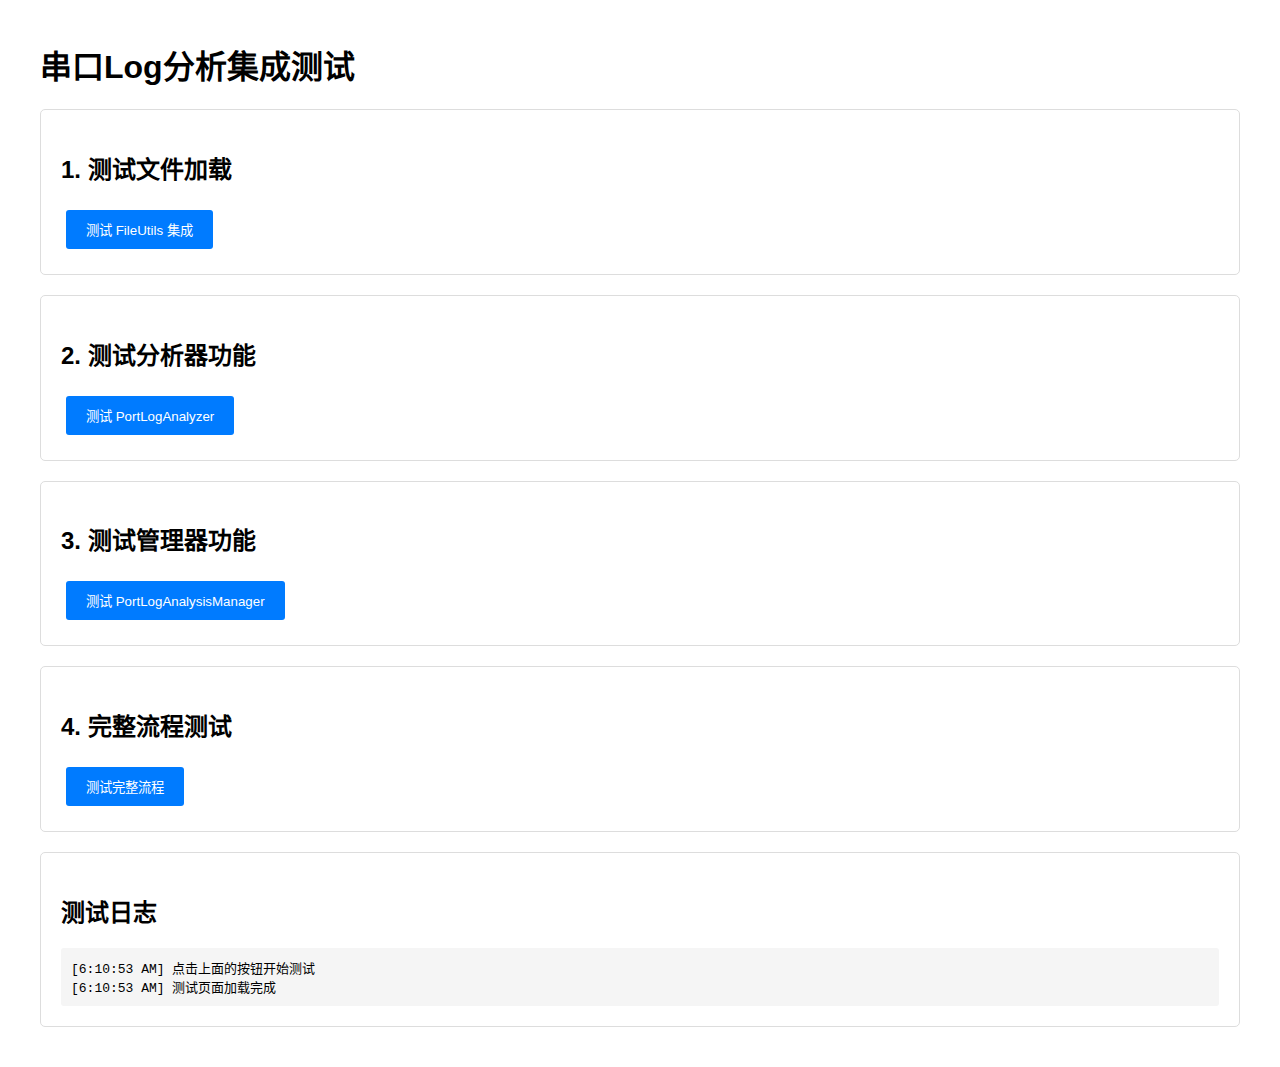
<file: logcat_compare/test_integration.html>
<!DOCTYPE html>
<html lang="zh-CN">
<head>
    <meta charset="UTF-8">
    <meta name="viewport" content="width=device-width, initial-scale=1.0">
    <title>串口Log分析集成测试</title>
    <style>
        body {
            font-family: Arial, sans-serif;
            padding: 20px;
            max-width: 1200px;
            margin: 0 auto;
        }
        .test-section {
            margin: 20px 0;
            padding: 20px;
            border: 1px solid #ddd;
            border-radius: 5px;
        }
        .success {
            color: green;
            font-weight: bold;
        }
        .error {
            color: red;
            font-weight: bold;
        }
        .log {
            background: #f5f5f5;
            padding: 10px;
            border-radius: 3px;
            font-family: monospace;
            white-space: pre-wrap;
            max-height: 300px;
            overflow-y: auto;
        }
        button {
            padding: 10px 20px;
            background: #007bff;
            color: white;
            border: none;
            border-radius: 3px;
            cursor: pointer;
            margin: 5px;
        }
        button:hover {
            background: #0056b3;
        }
    </style>
</head>
<body>
    <h1>串口Log分析集成测试</h1>
    
    <div class="test-section">
        <h2>1. 测试文件加载</h2>
        <button onclick="testFileUtils()">测试 FileUtils 集成</button>
        <div id="fileUtilsResult"></div>
    </div>
    
    <div class="test-section">
        <h2>2. 测试分析器功能</h2>
        <button onclick="testAnalyzer()">测试 PortLogAnalyzer</button>
        <div id="analyzerResult"></div>
    </div>
    
    <div class="test-section">
        <h2>3. 测试管理器功能</h2>
        <button onclick="testManager()">测试 PortLogAnalysisManager</button>
        <div id="managerResult"></div>
    </div>
    
    <div class="test-section">
        <h2>4. 完整流程测试</h2>
        <button onclick="testFullFlow()">测试完整流程</button>
        <div id="fullFlowResult"></div>
    </div>
    
    <div class="test-section">
        <h2>测试日志</h2>
        <div id="testLog" class="log"></div>
    </div>

    <script src="port_log_analyzer.js"></script>
    <script src="port_log_analysis_manager.js"></script>
    <script src="file_utils.js"></script>
    
    <script>
        let logOutput = '';
        
        function log(message, type = 'info') {
            const timestamp = new Date().toLocaleTimeString();
            const logEntry = `[${timestamp}] ${message}\n`;
            logOutput = logEntry + logOutput;
            document.getElementById('testLog').textContent = logOutput;
            console.log(`[${type.toUpperCase()}] ${message}`);
        }
        
        function clearLog() {
            logOutput = '';
            document.getElementById('testLog').textContent = '';
        }
        
        // 测试数据
        const testPortLogContent = `[2025-12-06 17:31:05.202147] Runtimes:1
[2025-12-06 17:31:05.202148] Format: Log Type - Time
[2025-12-06 17:32:17.892147] Runtimes:2
[2025-12-06 17:32:17.892148] Format: Log Type - Time
[2025-12-06 17:33:35.032147] Runtimes:3
[2025-12-06 17:33:35.032148] Format: Log Type - Time
[2025-12-06 17:34:51.682147] Runtimes:4
[2025-12-06 17:34:51.682148] Format: Log Type - Time`;
        
        function testFileUtils() {
            clearLog();
            log('开始测试 FileUtils 集成...');
            
            try {
                // 创建 FileUtils 实例
                const fileUtils = new FileUtils();
                log('✓ FileUtils 实例创建成功');
                
                // 测试 parse_port_log_file 方法
                const result = fileUtils.parse_port_log_file(testPortLogContent);
                log(`✓ parse_port_log_file 调用成功，返回: ${result ? '有数据' : '无数据'}`);
                
                document.getElementById('fileUtilsResult').innerHTML = 
                    '<div class="success">✓ FileUtils 集成测试通过</div>';
                
            } catch (error) {
                log(`✗ FileUtils 测试失败: ${error.message}`, 'error');
                document.getElementById('fileUtilsResult').innerHTML = 
                    `<div class="error">✗ FileUtils 集成测试失败: ${error.message}</div>`;
            }
        }
        
        function testAnalyzer() {
            clearLog();
            log('开始测试 PortLogAnalyzer...');
            
            try {
                if (!window.PortLogAnalyzer) {
                    throw new Error('PortLogAnalyzer 未加载');
                }
                
                const analyzer = new window.PortLogAnalyzer();
                log('✓ PortLogAnalyzer 实例创建成功');
                
                const result = analyzer.parsePortLogFile(testPortLogContent);
                log(`✓ 解析成功，找到 ${result.runtimes.length} 个Runtimes`);
                
                const analysis = analyzer.portLogAnalysis;
                log(`✓ 分析完成，统计信息: ${JSON.stringify(analysis.stats)}`);
                
                document.getElementById('analyzerResult').innerHTML = 
                    '<div class="success">✓ PortLogAnalyzer 测试通过</div>';
                
            } catch (error) {
                log(`✗ PortLogAnalyzer 测试失败: ${error.message}`, 'error');
                document.getElementById('analyzerResult').innerHTML = 
                    `<div class="error">✗ PortLogAnalyzer 测试失败: ${error.message}</div>`;
            }
        }
        
        function testManager() {
            clearLog();
            log('开始测试 PortLogAnalysisManager...');
            
            try {
                if (!window.portLogAnalysisManager) {
                    throw new Error('PortLogAnalysisManager 未加载');
                }
                
                log('✓ PortLogAnalysisManager 已加载');
                
                // 初始化管理器
                window.portLogAnalysisManager.init();
                log('✓ 管理器初始化成功');
                
                // 更新表格
                window.portLogAnalysisManager.updateTable(testPortLogContent);
                log('✓ 表格更新成功');
                
                document.getElementById('managerResult').innerHTML = 
                    '<div class="success">✓ PortLogAnalysisManager 测试通过</div>';
                
            } catch (error) {
                log(`✗ PortLogAnalysisManager 测试失败: ${error.message}`, 'error');
                document.getElementById('managerResult').innerHTML = 
                    `<div class="error">✗ PortLogAnalysisManager 测试失败: ${error.message}</div>`;
            }
        }
        
        function testFullFlow() {
            clearLog();
            log('开始测试完整流程...');
            
            try {
                // 1. 测试分析器
                if (!window.PortLogAnalyzer) {
                    throw new Error('PortLogAnalyzer 未加载');
                }
                const analyzer = new window.PortLogAnalyzer();
                const parseResult = analyzer.parsePortLogFile(testPortLogContent);
                log(`✓ 步骤1: 分析器解析成功，找到 ${parseResult.runtimes.length} 个Runtimes`);
                
                // 2. 测试管理器
                if (!window.portLogAnalysisManager) {
                    throw new Error('PortLogAnalysisManager 未加载');
                }
                window.portLogAnalysisManager.init();
                window.portLogAnalysisManager.updateTable(testPortLogContent);
                log('✓ 步骤2: 管理器更新成功');
                
                // 3. 测试表格数据生成
                const tableData = analyzer.getTableData();
                log(`✓ 步骤3: 表格数据生成成功，时间间隔表格: ${tableData.timeIntervalTable.length} 行`);
                
                // 4. 测试CSV导出
                const csv = analyzer.exportToCSV();
                log(`✓ 步骤4: CSV导出成功，长度: ${csv.length} 字符`);
                
                // 5. 测试统计信息
                const stats = analyzer.portLogAnalysis.stats;
                log(`✓ 步骤5: 统计信息计算成功，总Runtimes: ${stats.totalRuntimes}`);
                
                document.getElementById('fullFlowResult').innerHTML = 
                    '<div class="success">✓ 完整流程测试通过！所有功能正常工作。</div>';
                
            } catch (error) {
                log(`✗ 完整流程测试失败: ${error.message}`, 'error');
                document.getElementById('fullFlowResult').innerHTML = 
                    `<div class="error">✗ 完整流程测试失败: ${error.message}</div>`;
            }
        }
        
        // 页面加载完成后初始化日志
        document.addEventListener('DOMContentLoaded', function() {
            log('测试页面加载完成');
            log('点击上面的按钮开始测试');
        });
    </script>
</body>
</html>
</file>
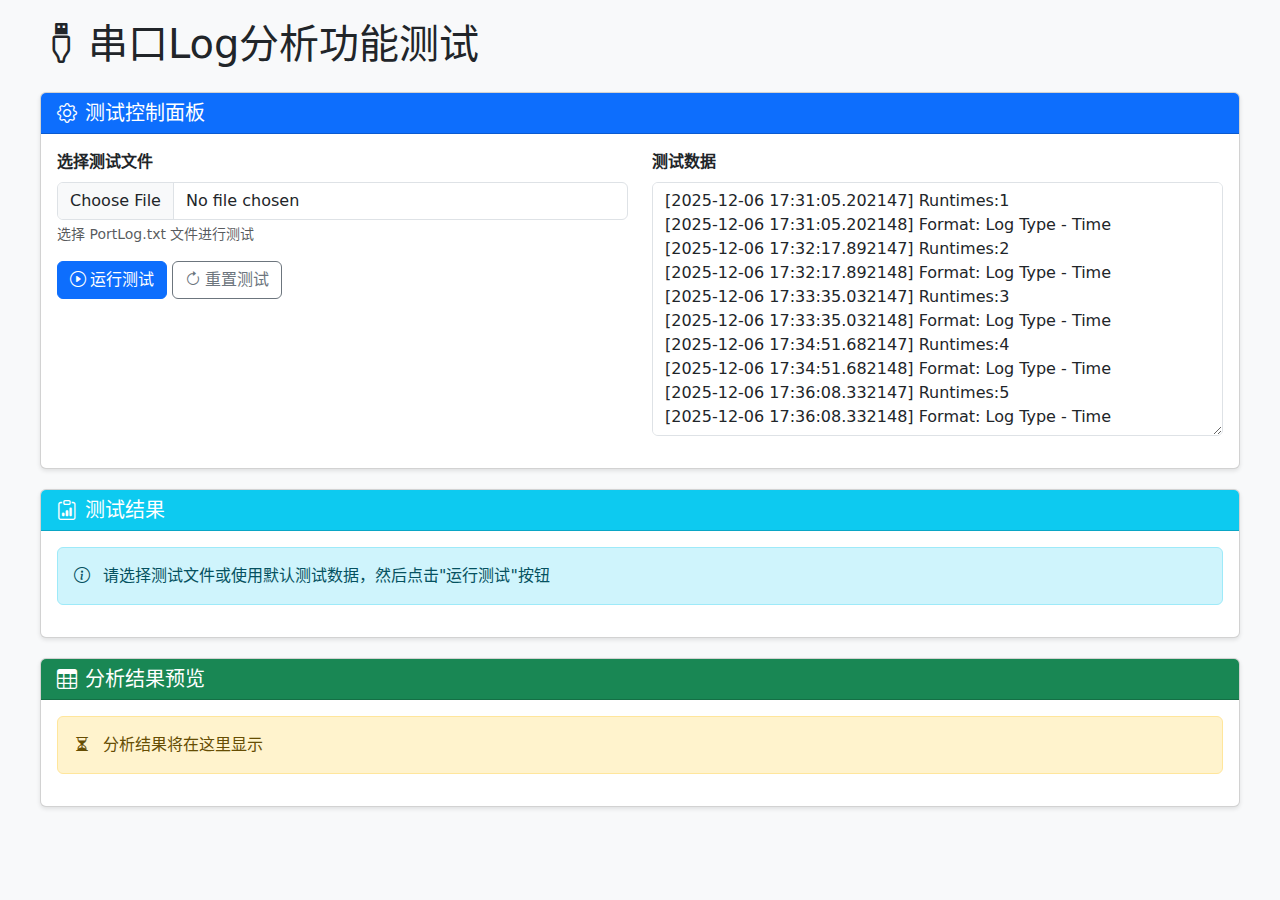
<file: logcat_compare/test_portlog.html>
<!DOCTYPE html>
<html lang="zh-CN">
<head>
    <meta charset="UTF-8">
    <meta name="viewport" content="width=device-width, initial-scale=1.0">
    <title>串口Log分析测试</title>
    <!-- Bootstrap 5 CSS -->
    <link href="https://cdn.jsdelivr.net/npm/bootstrap@5.3.0-alpha1/dist/css/bootstrap.min.css" rel="stylesheet">
    <!-- Bootstrap Icons -->
    <link rel="stylesheet" href="https://cdn.jsdelivr.net/npm/bootstrap-icons@1.10.0/font/bootstrap-icons.css">
    <!-- DataTables CSS -->
    <link href="https://cdn.datatables.net/2.3.5/css/dataTables.bootstrap5.css" rel="stylesheet">
    <style>
        body {
            padding: 20px;
            background-color: #f8f9fa;
        }
        .test-container {
            max-width: 1200px;
            margin: 0 auto;
        }
        .test-card {
            margin-bottom: 20px;
            box-shadow: 0 2px 4px rgba(0,0,0,0.1);
        }
        .test-result {
            background-color: #f8f9fa;
            border-left: 4px solid #007bff;
            padding: 15px;
            margin: 10px 0;
        }
        .success {
            border-left-color: #28a745;
        }
        .error {
            border-left-color: #dc3545;
        }
    </style>
</head>
<body>
    <div class="test-container">
        <h1 class="mb-4"><i class="bi bi-usb-plug me-2"></i>串口Log分析功能测试</h1>
        
        <!-- 测试控制面板 -->
        <div class="card test-card">
            <div class="card-header bg-primary text-white">
                <h5 class="card-title mb-0">
                    <i class="bi bi-gear me-2"></i>测试控制面板
                </h5>
            </div>
            <div class="card-body">
                <div class="row">
                    <div class="col-md-6">
                        <div class="mb-3">
                            <label for="testFileInput" class="form-label fw-bold">选择测试文件</label>
                            <input type="file" class="form-control" id="testFileInput" accept=".txt">
                            <div class="form-text">选择 PortLog.txt 文件进行测试</div>
                        </div>
                        <button class="btn btn-primary" id="runTestBtn">
                            <i class="bi bi-play-circle me-1"></i>运行测试
                        </button>
                        <button class="btn btn-outline-secondary" id="resetTestBtn">
                            <i class="bi bi-arrow-clockwise me-1"></i>重置测试
                        </button>
                    </div>
                    <div class="col-md-6">
                        <div class="mb-3">
                            <label class="form-label fw-bold">测试数据</label>
                            <textarea class="form-control" id="testDataInput" rows="10" placeholder="或直接粘贴测试数据...">
[2025-12-06 17:31:05.202147] Runtimes:1
[2025-12-06 17:31:05.202148] Format: Log Type - Time
[2025-12-06 17:32:17.892147] Runtimes:2
[2025-12-06 17:32:17.892148] Format: Log Type - Time
[2025-12-06 17:33:35.032147] Runtimes:3
[2025-12-06 17:33:35.032148] Format: Log Type - Time
[2025-12-06 17:34:51.682147] Runtimes:4
[2025-12-06 17:34:51.682148] Format: Log Type - Time
[2025-12-06 17:36:08.332147] Runtimes:5
[2025-12-06 17:36:08.332148] Format: Log Type - Time
                            </textarea>
                        </div>
                    </div>
                </div>
            </div>
        </div>
        
        <!-- 测试结果 -->
        <div class="card test-card">
            <div class="card-header bg-info text-white">
                <h5 class="card-title mb-0">
                    <i class="bi bi-clipboard-data me-2"></i>测试结果
                </h5>
            </div>
            <div class="card-body">
                <div id="testResults">
                    <div class="alert alert-info">
                        <i class="bi bi-info-circle me-2"></i>
                        请选择测试文件或使用默认测试数据，然后点击"运行测试"按钮
                    </div>
                </div>
            </div>
        </div>
        
        <!-- 分析结果显示 -->
        <div class="card test-card">
            <div class="card-header bg-success text-white">
                <h5 class="card-title mb-0">
                    <i class="bi bi-table me-2"></i>分析结果预览
                </h5>
            </div>
            <div class="card-body">
                <div id="analysisPreview">
                    <div class="alert alert-warning">
                        <i class="bi bi-hourglass-split me-2"></i>
                        分析结果将在这里显示
                    </div>
                </div>
            </div>
        </div>
    </div>

    <!-- 第三方库 -->
    <script src="https://code.jquery.com/jquery-3.7.1.js"></script>
    <script src="https://cdnjs.cloudflare.com/ajax/libs/twitter-bootstrap/5.3.3/js/bootstrap.bundle.min.js"></script>
    <script src="https://cdn.datatables.net/2.3.5/js/dataTables.js"></script>
    <script src="https://cdn.datatables.net/2.3.5/js/dataTables.bootstrap5.js"></script>
    
    <!-- 串口Log分析器 -->
    <script src="port_log_analyzer.js"></script>
    <script src="port_log_analysis_manager.js"></script>
    
    <script>
        document.addEventListener('DOMContentLoaded', function() {
            const testFileInput = document.getElementById('testFileInput');
            const testDataInput = document.getElementById('testDataInput');
            const runTestBtn = document.getElementById('runTestBtn');
            const resetTestBtn = document.getElementById('resetTestBtn');
            const testResults = document.getElementById('testResults');
            const analysisPreview = document.getElementById('analysisPreview');
            
            let portLogAnalyzer = null;
            
            // 初始化分析器
            function initAnalyzer() {
                if (window.PortLogAnalyzer) {
                    portLogAnalyzer = new window.PortLogAnalyzer();
                    return true;
                } else {
                    return false;
                }
            }
            
            // 运行测试
            async function runTest() {
                testResults.innerHTML = '<div class="alert alert-info"><i class="bi bi-hourglass-split me-2"></i>测试运行中...</div>';
                analysisPreview.innerHTML = '<div class="alert alert-info"><i class="bi bi-hourglass-split me-2"></i>分析中...</div>';
                
                try {
                    // 初始化分析器
                    if (!initAnalyzer()) {
                        testResults.innerHTML = '<div class="alert alert-danger"><i class="bi bi-exclamation-triangle me-2"></i>PortLogAnalyzer 未加载</div>';
                        return;
                    }
                    
                    let testData = '';
                    
                    // 获取测试数据
                    if (testFileInput.files.length > 0) {
                        const file = testFileInput.files[0];
                        testData = await file.text();
                    } else {
                        testData = testDataInput.value;
                    }
                    
                    // 解析数据
                    const result = portLogAnalyzer.parsePortLogFile(testData);
                    
                    // 显示测试结果
                    displayTestResults(result);
                    
                    // 显示分析结果
                    displayAnalysisResults(result);
                    
                } catch (error) {
                    testResults.innerHTML = '<div class="alert alert-danger"><i class="bi bi-exclamation-triangle me-2"></i>测试失败: ' + error.message + '</div>';
                    console.error('测试失败:', error);
                }
            }
            
            // 显示测试结果
            function displayTestResults(result) {
                let html = '<div class="test-result success">';
                html += '<h6><i class="bi bi-check-circle me-2"></i>测试成功</h6>';
                html += '<p>解析完成，共找到 ' + result.runtimes.length + ' 个Runtimes和 ' + result.formatLines.length + ' 个Format行</p>';
                
                if (result.runtimes.length > 0) {
                    html += '<ul>';
                    result.runtimes.forEach(runtime => {
                        html += '<li>Runtime ' + runtime.runtime + ': ' + runtime.formattedTime + ' (第' + runtime.lineNumber + '行)</li>';
                    });
                    html += '</ul>';
                }
                
                html += '</div>';
                
                // 显示分析摘要
                const analysis = portLogAnalyzer.portLogAnalysis;
                if (analysis && analysis.stats) {
                    html += '<div class="test-result">';
                    html += '<h6><i class="bi bi-bar-chart me-2"></i>分析统计</h6>';
                    html += '<div class="row">';
                    html += '<div class="col-md-4"><strong>总Runtimes:</strong> ' + analysis.stats.totalRuntimes + '</div>';
                    html += '<div class="col-md-4"><strong>平均间隔:</strong> ' + analysis.stats.avgIntervalSeconds + '秒</div>';
                    html += '<div class="col-md-4"><strong>最小间隔:</strong> ' + analysis.stats.minIntervalSeconds + '秒</div>';
                    html += '</div>';
                    html += '<div class="row mt-2">';
                    html += '<div class="col-md-4"><strong>警告阈值:</strong> ' + analysis.stats.warningThresholdSeconds + '秒</div>';
                    html += '<div class="col-md-4"><strong>时间间隔警告:</strong> ' + analysis.stats.timeWarningsCount + '个</div>';
                    html += '<div class="col-md-4"><strong>异常重启:</strong> ' + analysis.stats.abnormalRestartsCount + '个</div>';
                    html += '</div>';
                    html += '</div>';
                }
                
                testResults.innerHTML = html;
            }
            
            // 显示分析结果
            function displayAnalysisResults(result) {
                const analysis = portLogAnalyzer.portLogAnalysis;
                
                if (!analysis || !analysis.timeIntervals) {
                    analysisPreview.innerHTML = '<div class="alert alert-warning"><i class="bi bi-exclamation-triangle me-2"></i>没有分析结果数据</div>';
                    return;
                }
                
                let html = '<h6>时间间隔分析</h6>';
                html += '<div class="table-responsive">';
                html += '<table class="table table-sm table-striped">';
                html += '<thead><tr><th>FromRuntime</th><th>ToRuntime</th><th>间隔秒数</th><th>状态</th></tr></thead>';
                html += '<tbody>';
                
                analysis.timeIntervals.forEach(interval => {
                    html += '<tr>';
                    html += '<td>' + interval.fromRuntime + '</td>';
                    html += '<td>' + interval.toRuntime + '</td>';
                    html += '<td>' + interval.intervalSeconds.toFixed(2) + '</td>';
                    html += '<td>' + (interval.status === 'warning' ? '<span class="badge bg-warning">警告</span>' : '<span class="badge bg-success">正常</span>') + '</td>';
                    html += '</tr>';
                });
                
                html += '</tbody></table></div>';
                
                // 显示重启分析
                if (analysis.abnormalRestarts.length > 0) {
                    html += '<h6 class="mt-4">异常重启检测</h6>';
                    html += '<div class="table-responsive">';
                    html += '<table class="table table-sm table-striped">';
                    html += '<thead><tr><th>Runtime</th><th>Format次数</th><th>状态</th><th>描述</th></tr></thead>';
                    html += '<tbody>';
                    
                    analysis.abnormalRestarts.forEach(restart => {
                        html += '<tr>';
                        html += '<td>' + restart.runtime + '</td>';
                        html += '<td>' + restart.formatCount + '</td>';
                        html += '<td><span class="badge bg-danger">异常</span></td>';
                        html += '<td>' + restart.description + '</td>';
                        html += '</tr>';
                    });
                    
                    html += '</tbody></table></div>';
                }
                
                // 显示正常重启
                if (analysis.normalRestarts.length > 0) {
                    html += '<h6 class="mt-4">正常重启</h6>';
                    html += '<div class="table-responsive">';
                    html += '<table class="table table-sm table-striped">';
                    html += '<thead><tr><th>Runtime</th><th>Format次数</th><th>状态</th><th>描述</th></tr></thead>';
                    html += '<tbody>';
                    
                    analysis.normalRestarts.forEach(restart => {
                        html += '<tr>';
                        html += '<td>' + restart.runtime + '</td>';
                        html += '<td>' + restart.formatCount + '</td>';
                        html += '<td><span class="badge bg-success">正常</span></td>';
                        html += '<td>' + restart.description + '</td>';
                        html += '</tr>';
                    });
                    
                    html += '</tbody></table></div>';
                }
                
                analysisPreview.innerHTML = html;
            }
            
            // 重置测试
            function resetTest() {
                testFileInput.value = '';
                testDataInput.value = '';
                testResults.innerHTML = '<div class="alert alert-info"><i class="bi bi-info-circle me-2"></i>请选择测试文件或使用默认测试数据，然后点击"运行测试"按钮</div>';
                analysisPreview.innerHTML = '<div class="alert alert-warning"><i class="bi bi-hourglass-split me-2"></i>分析结果将在这里显示</div>';
                
                if (portLogAnalyzer) {
                    portLogAnalyzer.reset();
                }
            }
            
            // 事件监听
            runTestBtn.addEventListener('click', runTest);
            resetTestBtn.addEventListener('click', resetTest);
            
            // 初始化
            initAnalyzer();
        });
    </script>
</body>
</html>
</file>
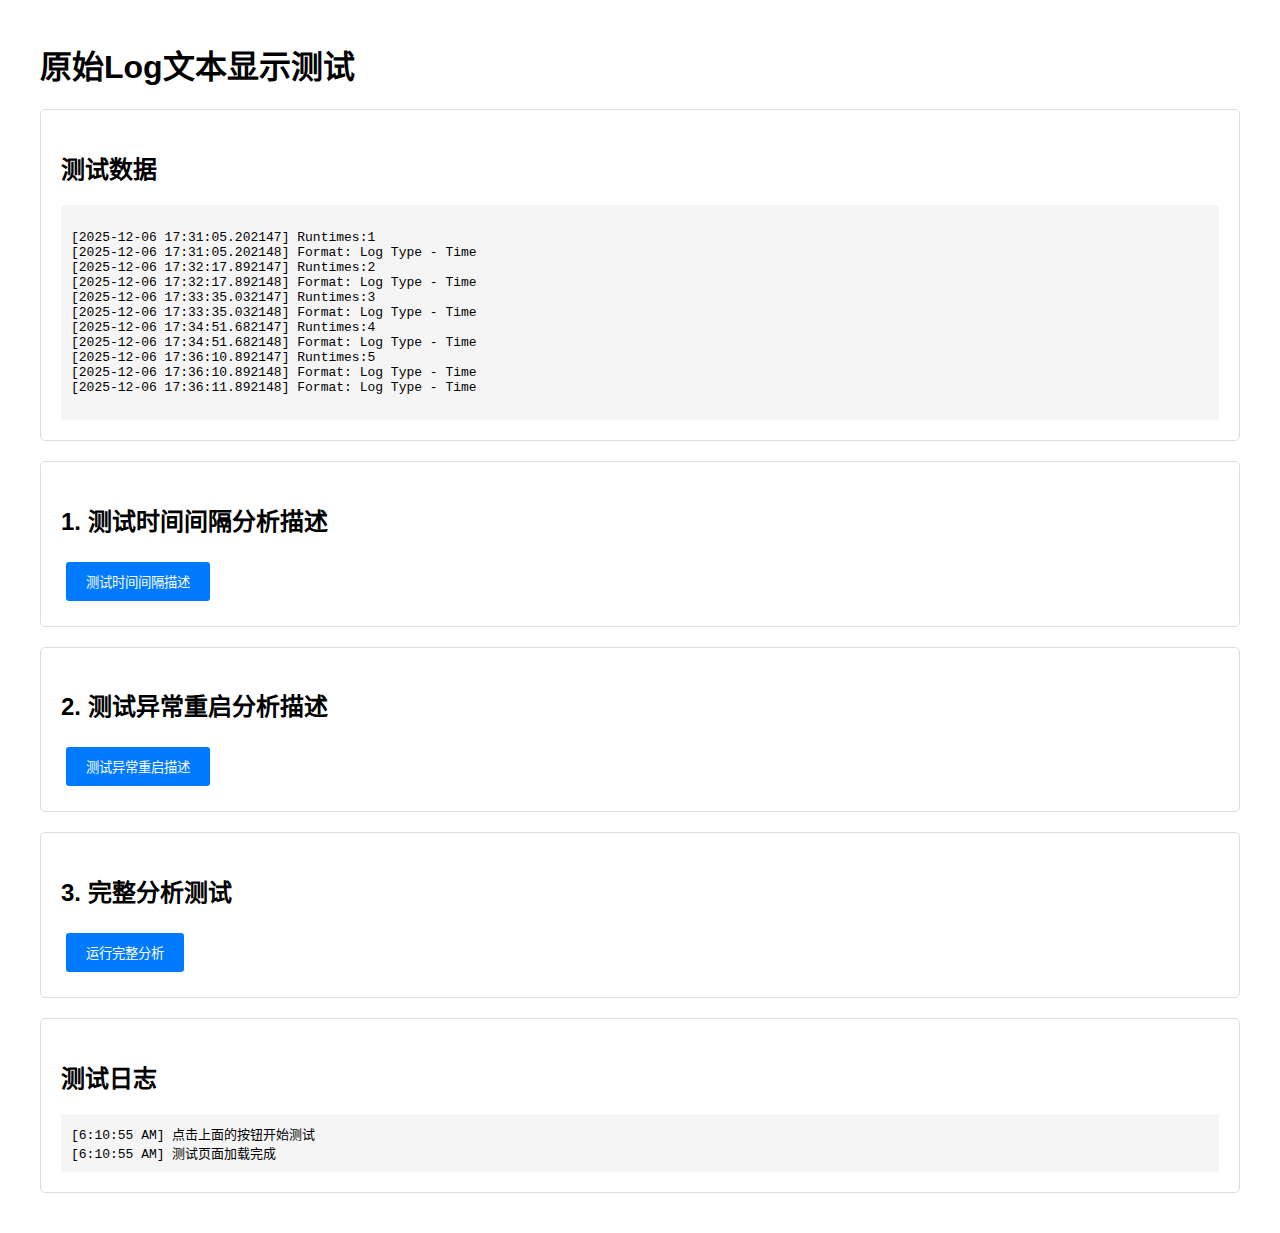
<file: logcat_compare/test_raw_log_display.html>
<!DOCTYPE html>
<html lang="zh-CN">
<head>
    <meta charset="UTF-8">
    <meta name="viewport" content="width=device-width, initial-scale=1.0">
    <title>原始Log文本显示测试</title>
    <style>
        body {
            font-family: Arial, sans-serif;
            padding: 20px;
            max-width: 1200px;
            margin: 0 auto;
        }
        .test-section {
            margin: 20px 0;
            padding: 20px;
            border: 1px solid #ddd;
            border-radius: 5px;
        }
        .success {
            color: green;
            font-weight: bold;
        }
        .error {
            color: red;
            font-weight: bold;
        }
        .log {
            background: #f5f5f5;
            padding: 10px;
            border-radius: 3px;
            font-family: monospace;
            white-space: pre-wrap;
            max-height: 400px;
            overflow-y: auto;
        }
        button {
            padding: 10px 20px;
            background: #007bff;
            color: white;
            border: none;
            border-radius: 3px;
            cursor: pointer;
            margin: 5px;
        }
        button:hover {
            background: #0056b3;
        }
        .description-box {
            background: #f8f9fa;
            border: 1px solid #dee2e6;
            border-radius: 4px;
            padding: 10px;
            margin: 10px 0;
            font-family: monospace;
            white-space: pre-wrap;
            max-height: 300px;
            overflow-y: auto;
        }
    </style>
</head>
<body>
    <h1>原始Log文本显示测试</h1>
    
    <div class="test-section">
        <h2>测试数据</h2>
        <div class="log" id="testData">
[2025-12-06 17:31:05.202147] Runtimes:1
[2025-12-06 17:31:05.202148] Format: Log Type - Time
[2025-12-06 17:32:17.892147] Runtimes:2
[2025-12-06 17:32:17.892148] Format: Log Type - Time
[2025-12-06 17:33:35.032147] Runtimes:3
[2025-12-06 17:33:35.032148] Format: Log Type - Time
[2025-12-06 17:34:51.682147] Runtimes:4
[2025-12-06 17:34:51.682148] Format: Log Type - Time
[2025-12-06 17:36:10.892147] Runtimes:5
[2025-12-06 17:36:10.892148] Format: Log Type - Time
[2025-12-06 17:36:11.892148] Format: Log Type - Time  <!-- 异常：同一个Runtime内有2个Format行 -->
        </div>
    </div>
    
    <div class="test-section">
        <h2>1. 测试时间间隔分析描述</h2>
        <button onclick="testTimeIntervalDescription()">测试时间间隔描述</button>
        <div id="timeIntervalResult"></div>
        <div id="timeIntervalDescription" class="description-box" style="display: none;">
            <!-- 描述内容将通过JavaScript填充 -->
        </div>
    </div>
    
    <div class="test-section">
        <h2>2. 测试异常重启分析描述</h2>
        <button onclick="testRestartDescription()">测试异常重启描述</button>
        <div id="restartResult"></div>
        <div id="restartDescription" class="description-box" style="display: none;">
            <!-- 描述内容将通过JavaScript填充 -->
        </div>
    </div>
    
    <div class="test-section">
        <h2>3. 完整分析测试</h2>
        <button onclick="testFullAnalysis()">运行完整分析</button>
        <div id="fullAnalysisResult"></div>
        <div id="analysisOutput" class="log" style="display: none;"></div>
    </div>
    
    <div class="test-section">
        <h2>测试日志</h2>
        <div id="testLog" class="log"></div>
    </div>

    <script src="port_log_analyzer.js"></script>
    
    <script>
        let logOutput = '';
        
        function log(message, type = 'info') {
            const timestamp = new Date().toLocaleTimeString();
            const logEntry = `[${timestamp}] ${message}\n`;
            logOutput = logEntry + logOutput;
            document.getElementById('testLog').textContent = logOutput;
            console.log(`[${type.toUpperCase()}] ${message}`);
        }
        
        function clearLog() {
            logOutput = '';
            document.getElementById('testLog').textContent = '';
        }
        
        // 测试数据 - 包含一个异常重启（Runtime 5有2个Format行）
        const testPortLogContent = `[2025-12-06 17:31:05.202147] Runtimes:1
[2025-12-06 17:31:05.202148] Format: Log Type - Time
[2025-12-06 17:32:17.892147] Runtimes:2
[2025-12-06 17:32:17.892148] Format: Log Type - Time
[2025-12-06 17:33:35.032147] Runtimes:3
[2025-12-06 17:33:35.032148] Format: Log Type - Time
[2025-12-06 17:34:51.682147] Runtimes:4
[2025-12-06 17:34:51.682148] Format: Log Type - Time
[2025-12-06 17:36:10.892147] Runtimes:5
[2025-12-06 17:36:10.892148] Format: Log Type - Time
[2025-12-06 17:36:11.892148] Format: Log Type - Time`;
        
        function testTimeIntervalDescription() {
            clearLog();
            log('开始测试时间间隔分析描述...');
            
            try {
                if (!window.PortLogAnalyzer) {
                    throw new Error('PortLogAnalyzer 未加载');
                }
                
                const analyzer = new window.PortLogAnalyzer();
                log('✓ PortLogAnalyzer 实例创建成功');
                
                const result = analyzer.parsePortLogFile(testPortLogContent);
                log(`✓ 解析成功，找到 ${result.runtimes.length} 个Runtimes`);
                
                const tableData = analyzer.getTableData();
                log(`✓ 获取表格数据成功，时间间隔表格: ${tableData.timeIntervalTable.length} 行`);
                
                // 检查第一行时间间隔的描述
                const firstInterval = tableData.timeIntervalTable[0];
                if (firstInterval && firstInterval.描述) {
                    const description = firstInterval.描述;
                    
                    // 显示描述
                    document.getElementById('timeIntervalDescription').innerHTML = description;
                    document.getElementById('timeIntervalDescription').style.display = 'block';
                    
                    // 检查是否包含原始log文本
                    const hasFromRuntime = description.includes('FromRuntime 1:');
                    const hasToRuntime = description.includes('ToRuntime 2:');
                    const hasRawLogText = description.includes('原始log文本');
                    
                    log(`✓ 描述包含FromRuntime: ${hasFromRuntime}`);
                    log(`✓ 描述包含ToRuntime: ${hasToRuntime}`);
                    log(`✓ 描述包含"原始log文本": ${hasRawLogText}`);
                    
                    if (hasFromRuntime && hasToRuntime && hasRawLogText) {
                        document.getElementById('timeIntervalResult').innerHTML = 
                            '<div class="success">✓ 时间间隔描述测试通过！描述中包含原始log文本。</div>';
                    } else {
                        document.getElementById('timeIntervalResult').innerHTML = 
                            '<div class="error">✗ 时间间隔描述测试失败：描述中缺少原始log文本</div>';
                    }
                } else {
                    throw new Error('无法获取时间间隔描述');
                }
                
            } catch (error) {
                log(`✗ 测试失败: ${error.message}`, 'error');
                document.getElementById('timeIntervalResult').innerHTML = 
                    `<div class="error">✗ 时间间隔描述测试失败: ${error.message}</div>`;
            }
        }
        
        function testRestartDescription() {
            clearLog();
            log('开始测试异常重启分析描述...');
            
            try {
                if (!window.PortLogAnalyzer) {
                    throw new Error('PortLogAnalyzer 未加载');
                }
                
                const analyzer = new window.PortLogAnalyzer();
                log('✓ PortLogAnalyzer 实例创建成功');
                
                const result = analyzer.parsePortLogFile(testPortLogContent);
                log(`✓ 解析成功，找到 ${result.runtimes.length} 个Runtimes`);
                
                const tableData = analyzer.getTableData();
                log(`✓ 获取表格数据成功，重启表格: ${tableData.restartTable.length} 行`);
                
                // 检查异常重启的描述
                if (tableData.restartTable.length > 0) {
                    const firstRestart = tableData.restartTable[0];
                    const description = firstRestart.描述;
                    
                    // 显示描述
                    document.getElementById('restartDescription').innerHTML = description;
                    document.getElementById('restartDescription').style.display = 'block';
                    
                    // 检查是否包含原始log文本
                    const hasFormatLines = description.includes('原始Format行内容');
                    const hasLineContent = description.includes('Format: Log Type - Time');
                    const hasMultipleLines = (description.match(/Format: Log Type - Time/g) || []).length >= 2;
                    
                    log(`✓ 描述包含"原始Format行内容": ${hasFormatLines}`);
                    log(`✓ 描述包含Format行文本: ${hasLineContent}`);
                    log(`✓ 描述包含多个Format行: ${hasMultipleLines}`);
                    
                    if (hasFormatLines && hasLineContent && hasMultipleLines) {
                        document.getElementById('restartResult').innerHTML = 
                            '<div class="success">✓ 异常重启描述测试通过！描述中包含原始log文本。</div>';
                    } else {
                        document.getElementById('restartResult').innerHTML = 
                            '<div class="error">✗ 异常重启描述测试失败：描述中缺少原始log文本</div>';
                    }
                } else {
                    // 如果没有异常重启，检查正常情况
                    const analysis = analyzer.portLogAnalysis;
                    log(`分析结果: ${analysis.abnormalRestarts.length} 个异常重启`);
                    
                    if (analysis.abnormalRestarts.length === 0) {
                        document.getElementById('restartResult').innerHTML = 
                            '<div class="error">✗ 测试数据中没有检测到异常重启，请确保测试数据包含多个Format行</div>';
                    }
                }
                
            } catch (error) {
                log(`✗ 测试失败: ${error.message}`, 'error');
                document.getElementById('restartResult').innerHTML = 
                    `<div class="error">✗ 异常重启描述测试失败: ${error.message}</div>`;
            }
        }
        
        function testFullAnalysis() {
            clearLog();
            log('开始运行完整分析测试...');
            
            try {
                if (!window.PortLogAnalyzer) {
                    throw new Error('PortLogAnalyzer 未加载');
                }
                
                const analyzer = new window.PortLogAnalyzer();
                log('✓ PortLogAnalyzer 实例创建成功');
                
                const result = analyzer.parsePortLogFile(testPortLogContent);
                log(`✓ 解析成功，找到 ${result.runtimes.length} 个Runtimes`);
                
                const tableData = analyzer.getTableData();
                log(`✓ 获取表格数据成功`);
                
                // 显示完整分析结果
                let output = '=== 完整分析结果 ===\n\n';
                
                output += '1. 时间间隔分析:\n';
                tableData.timeIntervalTable.forEach((interval, index) => {
                    output += `\n间隔 ${index + 1}:\n`;
                    output += `  状态: ${interval.状态}\n`;
                    output += `  描述: ${interval.描述}\n`;
                });
                
                output += '\n\n2. 异常重启分析:\n';
                if (tableData.restartTable.length > 0) {
                    tableData.restartTable.forEach((restart, index) => {
                        output += `\n异常重启 ${index + 1}:\n`;
                        output += `  Runtime: ${restart.Runtime}\n`;
                        output += `  Format次数: ${restart.Format次数}\n`;
                        output += `  描述: ${restart.描述}\n`;
                    });
                } else {
                    output += '  没有检测到异常重启\n';
                }
                
                output += '\n\n3. 统计信息:\n';
                Object.entries(tableData.stats).forEach(([key, value]) => {
                    output += `  ${key}: ${value}\n`;
                });
                
                document.getElementById('analysisOutput').textContent = output;
                document.getElementById('analysisOutput').style.display = 'block';
                
                // 检查描述是否包含原始log文本
                let allDescriptionsHaveRawLog = true;
                let issues = [];
                
                // 检查时间间隔描述
                tableData.timeIntervalTable.forEach((interval, index) => {
                    if (!interval.描述.includes('原始log文本')) {
                        allDescriptionsHaveRawLog = false;
                        issues.push(`时间间隔 ${index + 1} 的描述缺少"原始log文本"`);
                    }
                    if (!interval.描述.includes('FromRuntime') || !interval.描述.includes('ToRuntime')) {
                        allDescriptionsHaveRawLog = false;
                        issues.push(`时间间隔 ${index + 1} 的描述缺少Runtime信息`);
                    }
                });
                
                // 检查异常重启描述
                tableData.restartTable.forEach((restart, index) => {
                    if (!restart.描述.includes('原始Format行内容')) {
                        allDescriptionsHaveRawLog = false;
                        issues.push(`异常重启 ${index + 1} 的描述缺少"原始Format行内容"`);
                    }
                });
                
                if (allDescriptionsHaveRawLog) {
                    document.getElementById('fullAnalysisResult').innerHTML = 
                        '<div class="success">✓ 完整分析测试通过！所有描述都包含原始log文本。</div>';
                    log('✓ 所有描述都包含原始log文本');
                } else {
                    document.getElementById('fullAnalysisResult').innerHTML = 
                        `<div class="error">✗ 完整分析测试失败：\n${issues.join('\n')}</div>`;
                    issues.forEach(issue => log(`✗ ${issue}`, 'error'));
                }
                
            } catch (error) {
                log(`✗ 测试失败: ${error.message}`, 'error');
                document.getElementById('fullAnalysisResult').innerHTML = 
                    `<div class="error">✗ 完整分析测试失败: ${error.message}</div>`;
            }
        }
        
        // 页面加载完成后初始化
        document.addEventListener('DOMContentLoaded', function() {
            log('测试页面加载完成');
            log('点击上面的按钮开始测试');
        });
    </script>
</body>
</html>
</file>
